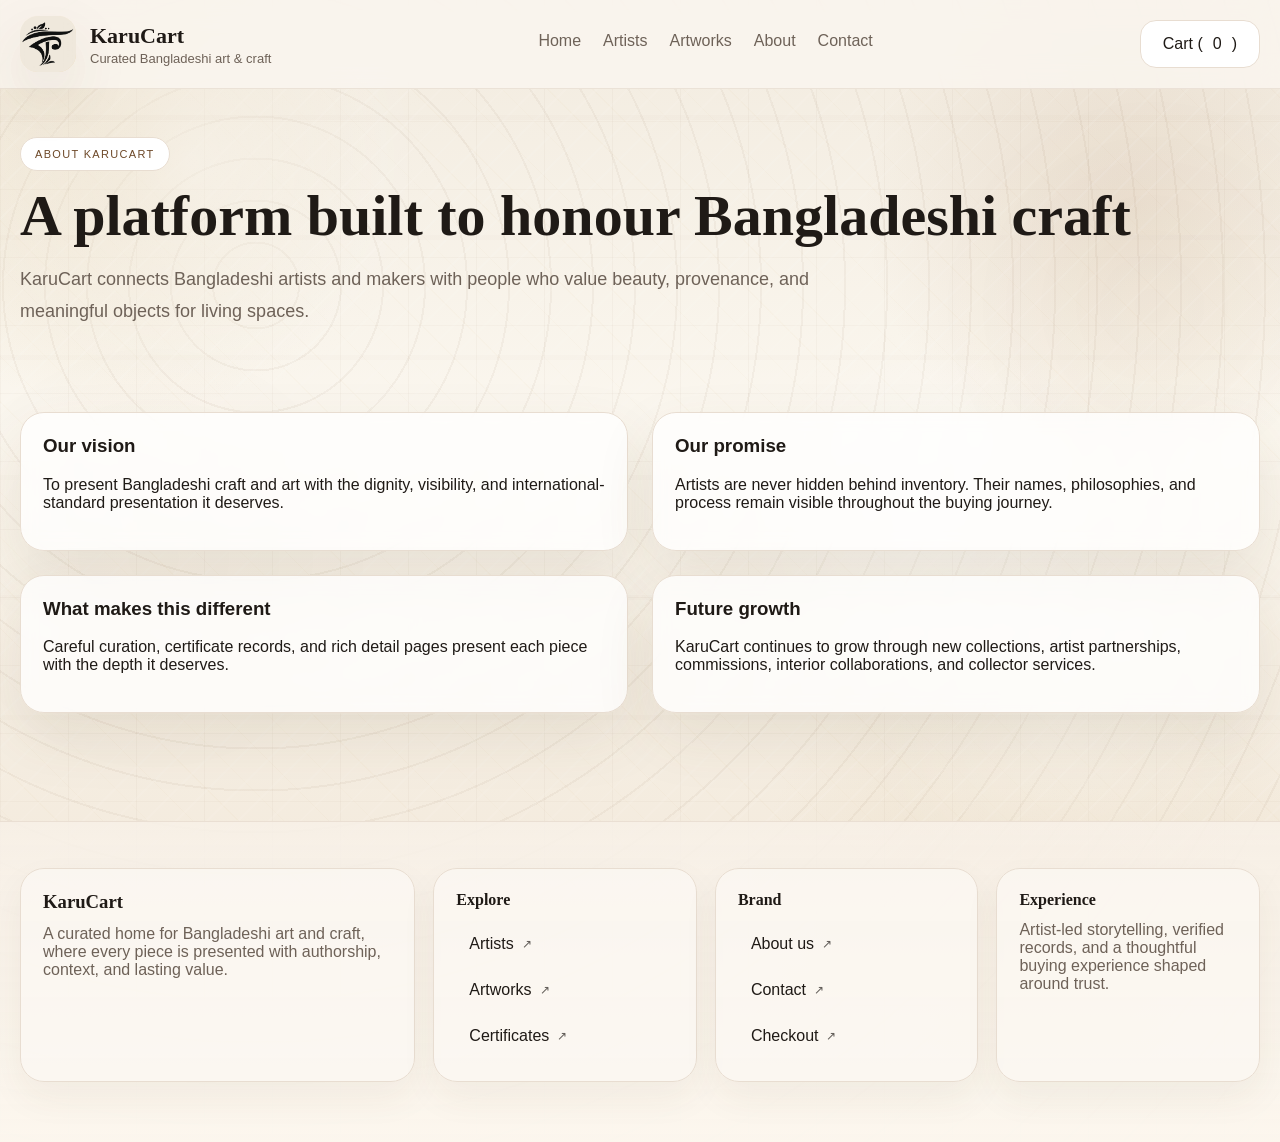
<file: about.html>
<!DOCTYPE html>
<html lang="en"><head><meta charset="UTF-8"><meta name="viewport" content="width=device-width, initial-scale=1.0"><title>KaruCart | About</title><link rel="stylesheet" href="style.css"></head>
<body data-page="about">
<header class="site-header">
  <div class="container header-row">
    <a class="brand" href="index.html">
      <div class="brand-logo-wrap"><img class="brand-logo" src="assets/logo/karucart-logo.png" alt="KaruCart logo" onerror="this.style.display='none';this.nextElementSibling.style.display='grid';"><div class="brand-mark brand-fallback" style="display:none">K</div></div>
      <div><h2>KaruCart</h2><p>Curated Bangladeshi art & craft</p></div>
    </a>
    <nav class="site-nav">
      <a href="index.html">Home</a>
      <a href="artists.html">Artists</a>
      <a href="artworks.html">Artworks</a>
      <a href="about.html">About</a>
      <a href="contact.html">Contact</a>
    </nav>
    <div class="header-actions">
      <button class="btn btn-ghost mobile-btn" id="mobileMenuBtn">Menu</button>
      <a class="btn btn-secondary" href="cart.html">Cart (<span data-cart-count>0</span>)</a>
    </div>
  </div>
  <div class="mobile-panel container" id="mobilePanel">
    <a href="index.html">Home</a>
    <a href="artists.html">Artists</a>
    <a href="artworks.html">Artworks</a>
    <a href="about.html">About</a>
    <a href="contact.html">Contact</a>
    <a href="cart.html">Cart</a>
  </div>
</header>
<main><section class="page-hero"><div class="container"><span class="eyebrow">About KaruCart</span><h1>A platform built to honour Bangladeshi craft</h1><p>KaruCart connects Bangladeshi artists and makers with people who value beauty, provenance, and meaningful objects for living spaces.</p></div></section><section class="section"><div class="container grid-2"><div class="detail-card card-body"><h3>Our vision</h3><p>To present Bangladeshi craft and art with the dignity, visibility, and international-standard presentation it deserves.</p></div><div class="detail-card card-body"><h3>Our promise</h3><p>Artists are never hidden behind inventory. Their names, philosophies, and process remain visible throughout the buying journey.</p></div><div class="detail-card card-body"><h3>What makes this different</h3><p>Careful curation, certificate records, and rich detail pages present each piece with the depth it deserves.</p></div><div class="detail-card card-body"><h3>Future growth</h3><p>KaruCart continues to grow through new collections, artist partnerships, commissions, interior collaborations, and collector services.</p></div></div></section></main>
<footer class="footer">
  <div class="container footer-grid">
    <div><h3>KaruCart</h3><p class="muted">A curated home for Bangladeshi art and craft, where every piece is presented with authorship, context, and lasting value.</p></div>
    <div><h4>Explore</h4><p><a href="artists.html">Artists</a><br><a href="artworks.html">Artworks</a><br><a href="certificate.html">Certificates</a></p></div>
    <div><h4>Brand</h4><p><a href="about.html">About us</a><br><a href="contact.html">Contact</a><br><a href="checkout.html">Checkout</a></p></div>
    <div><h4>Experience</h4><p class="muted">Artist-led storytelling, verified records, and a thoughtful buying experience shaped around trust.</p></div>
  </div>
</footer>
<script src="script.js"></script>
</body></html>
</file>
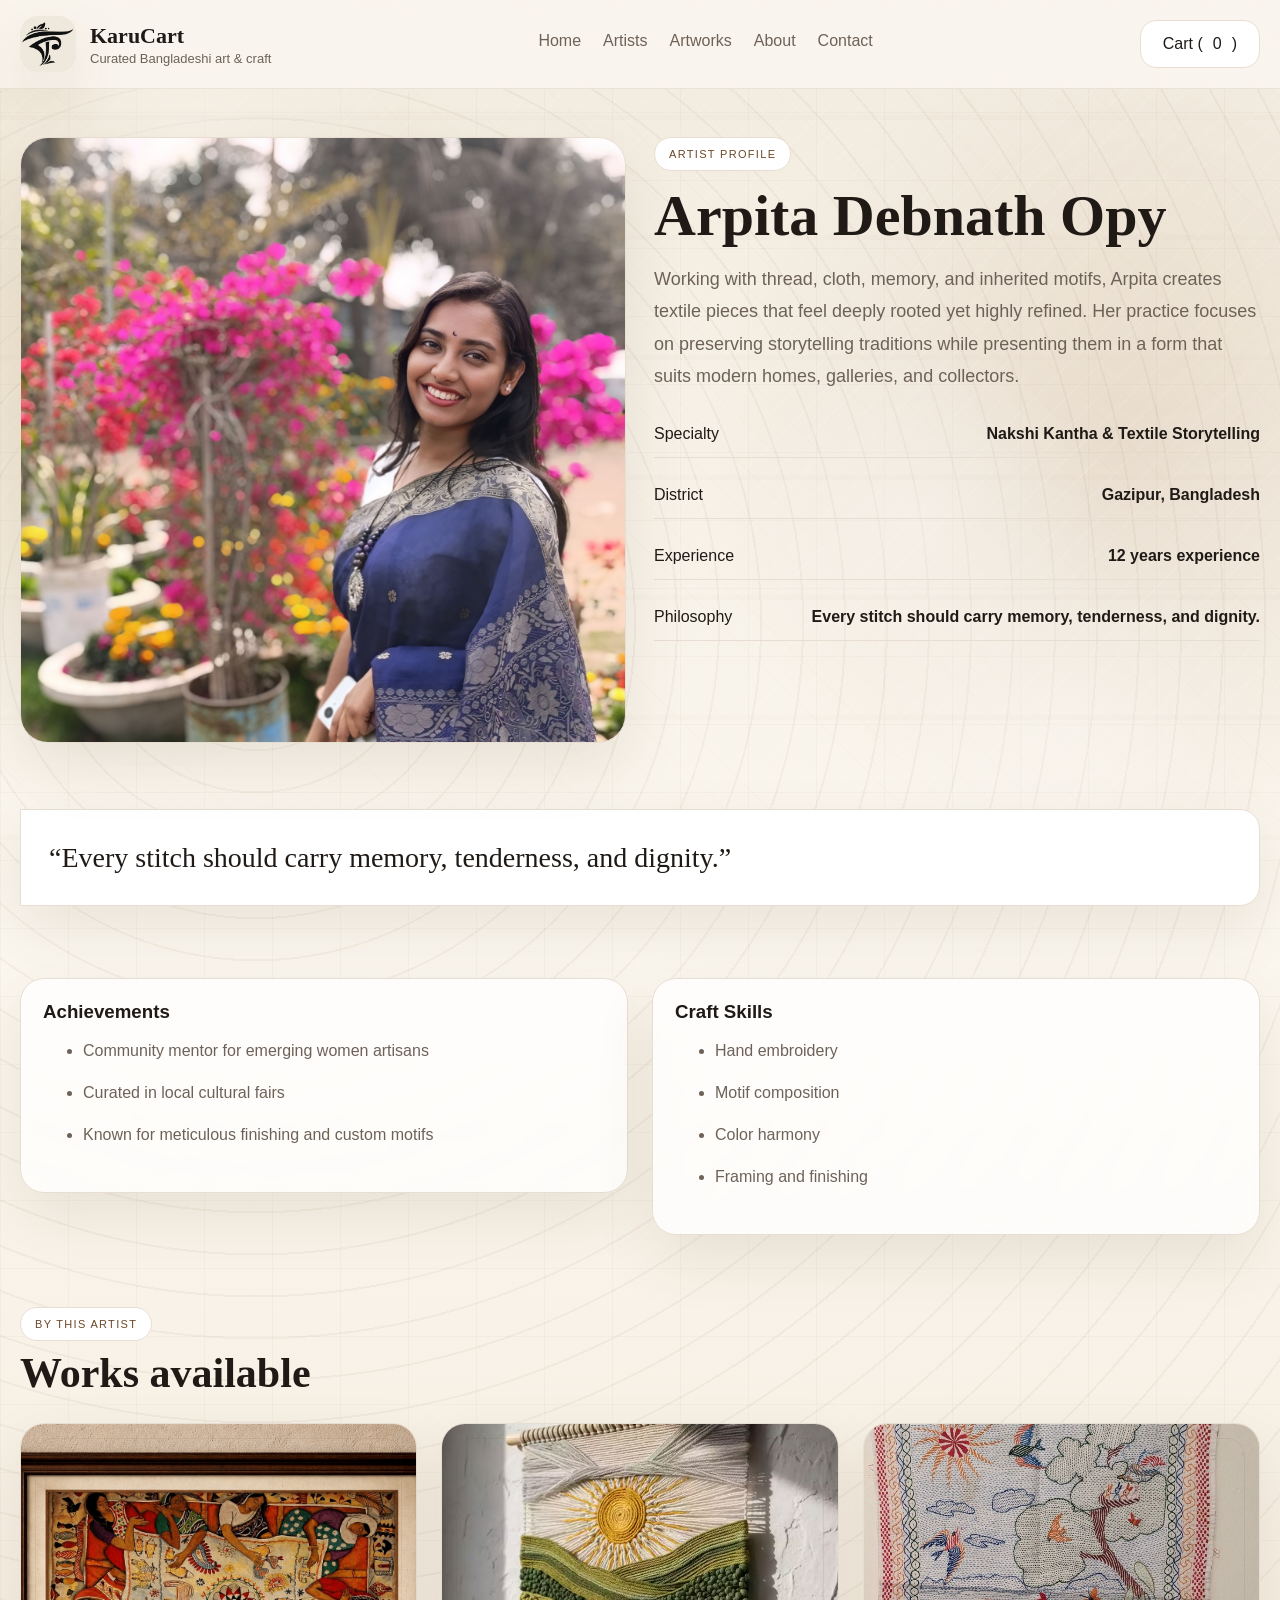
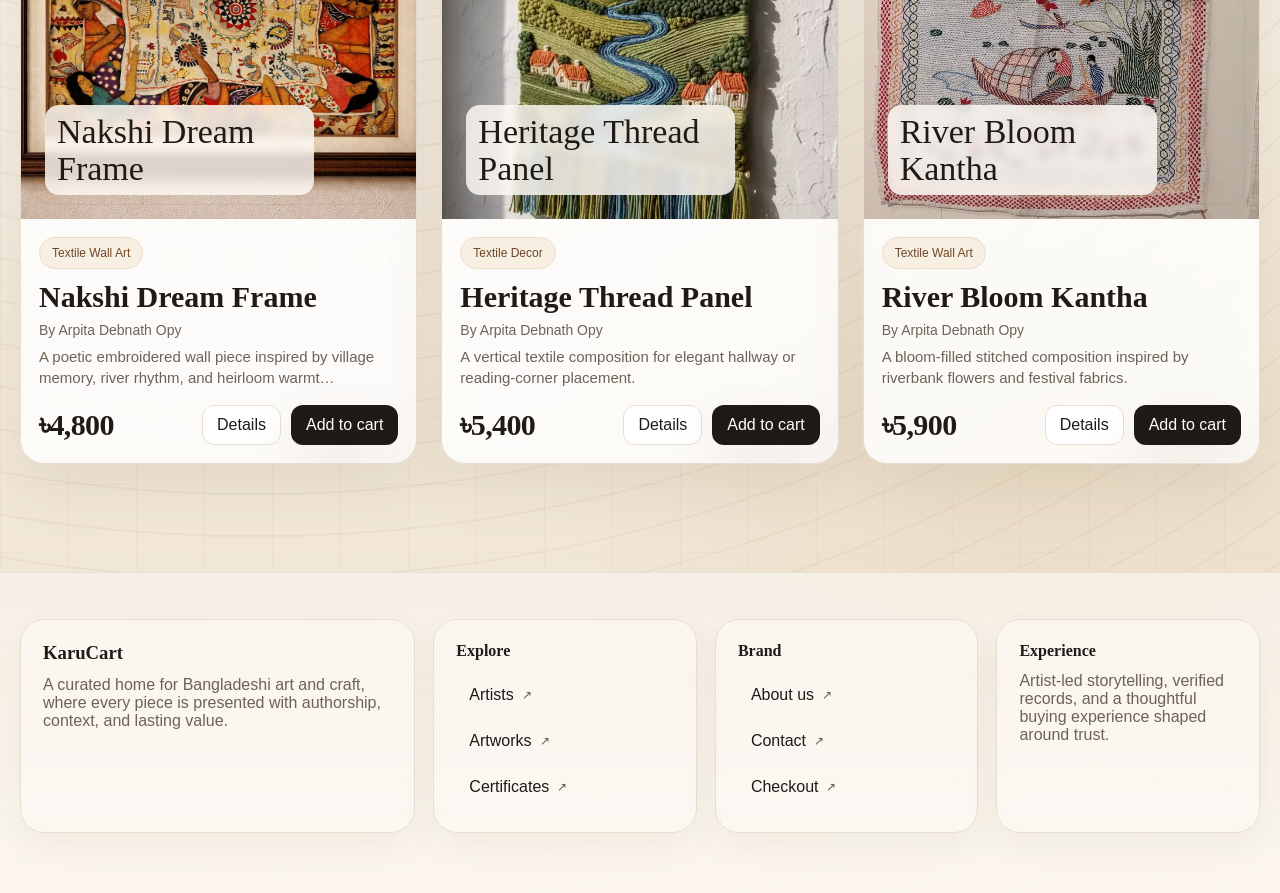
<file: artist.html>
<!DOCTYPE html>
<html lang="en"><head><meta charset="UTF-8"><meta name="viewport" content="width=device-width, initial-scale=1.0"><title>KaruCart | Artist Profile</title><link rel="stylesheet" href="style.css"></head>
<body data-page="artist">
<header class="site-header">
  <div class="container header-row">
    <a class="brand" href="index.html">
      <div class="brand-logo-wrap"><img class="brand-logo" src="assets/logo/karucart-logo.png" alt="KaruCart logo" onerror="this.style.display='none';this.nextElementSibling.style.display='grid';"><div class="brand-mark brand-fallback" style="display:none">K</div></div>
      <div><h2>KaruCart</h2><p>Curated Bangladeshi art & craft</p></div>
    </a>
    <nav class="site-nav">
      <a href="index.html">Home</a>
      <a href="artists.html">Artists</a>
      <a href="artworks.html">Artworks</a>
      <a href="about.html">About</a>
      <a href="contact.html">Contact</a>
    </nav>
    <div class="header-actions">
      <button class="btn btn-ghost mobile-btn" id="mobileMenuBtn">Menu</button>
      <a class="btn btn-secondary" href="cart.html">Cart (<span data-cart-count>0</span>)</a>
    </div>
  </div>
  <div class="mobile-panel container" id="mobilePanel">
    <a href="index.html">Home</a>
    <a href="artists.html">Artists</a>
    <a href="artworks.html">Artworks</a>
    <a href="about.html">About</a>
    <a href="contact.html">Contact</a>
    <a href="cart.html">Cart</a>
  </div>
</header>
<main><section class="page-hero"><div class="container"><div class="detail-hero" id="artistHero"></div></div></section><section class="section"><div class="container"><div id="artistStory"></div></div></section><section class="section-tight"><div class="container grid-2"><div id="artistAchievements"></div><div id="artistSkills"></div></div></section><section class="section"><div class="container"><div class="section-head"><div><span class="eyebrow">By this artist</span><h2>Works available</h2></div></div><div class="grid-3" id="artistWorks"></div></div></section></main>
<footer class="footer">
  <div class="container footer-grid">
    <div><h3>KaruCart</h3><p class="muted">A curated home for Bangladeshi art and craft, where every piece is presented with authorship, context, and lasting value.</p></div>
    <div><h4>Explore</h4><p><a href="artists.html">Artists</a><br><a href="artworks.html">Artworks</a><br><a href="certificate.html">Certificates</a></p></div>
    <div><h4>Brand</h4><p><a href="about.html">About us</a><br><a href="contact.html">Contact</a><br><a href="checkout.html">Checkout</a></p></div>
    <div><h4>Experience</h4><p class="muted">Artist-led storytelling, verified records, and a thoughtful buying experience shaped around trust.</p></div>
  </div>
</footer>
<script src="script.js"></script>
</body></html>
</file>
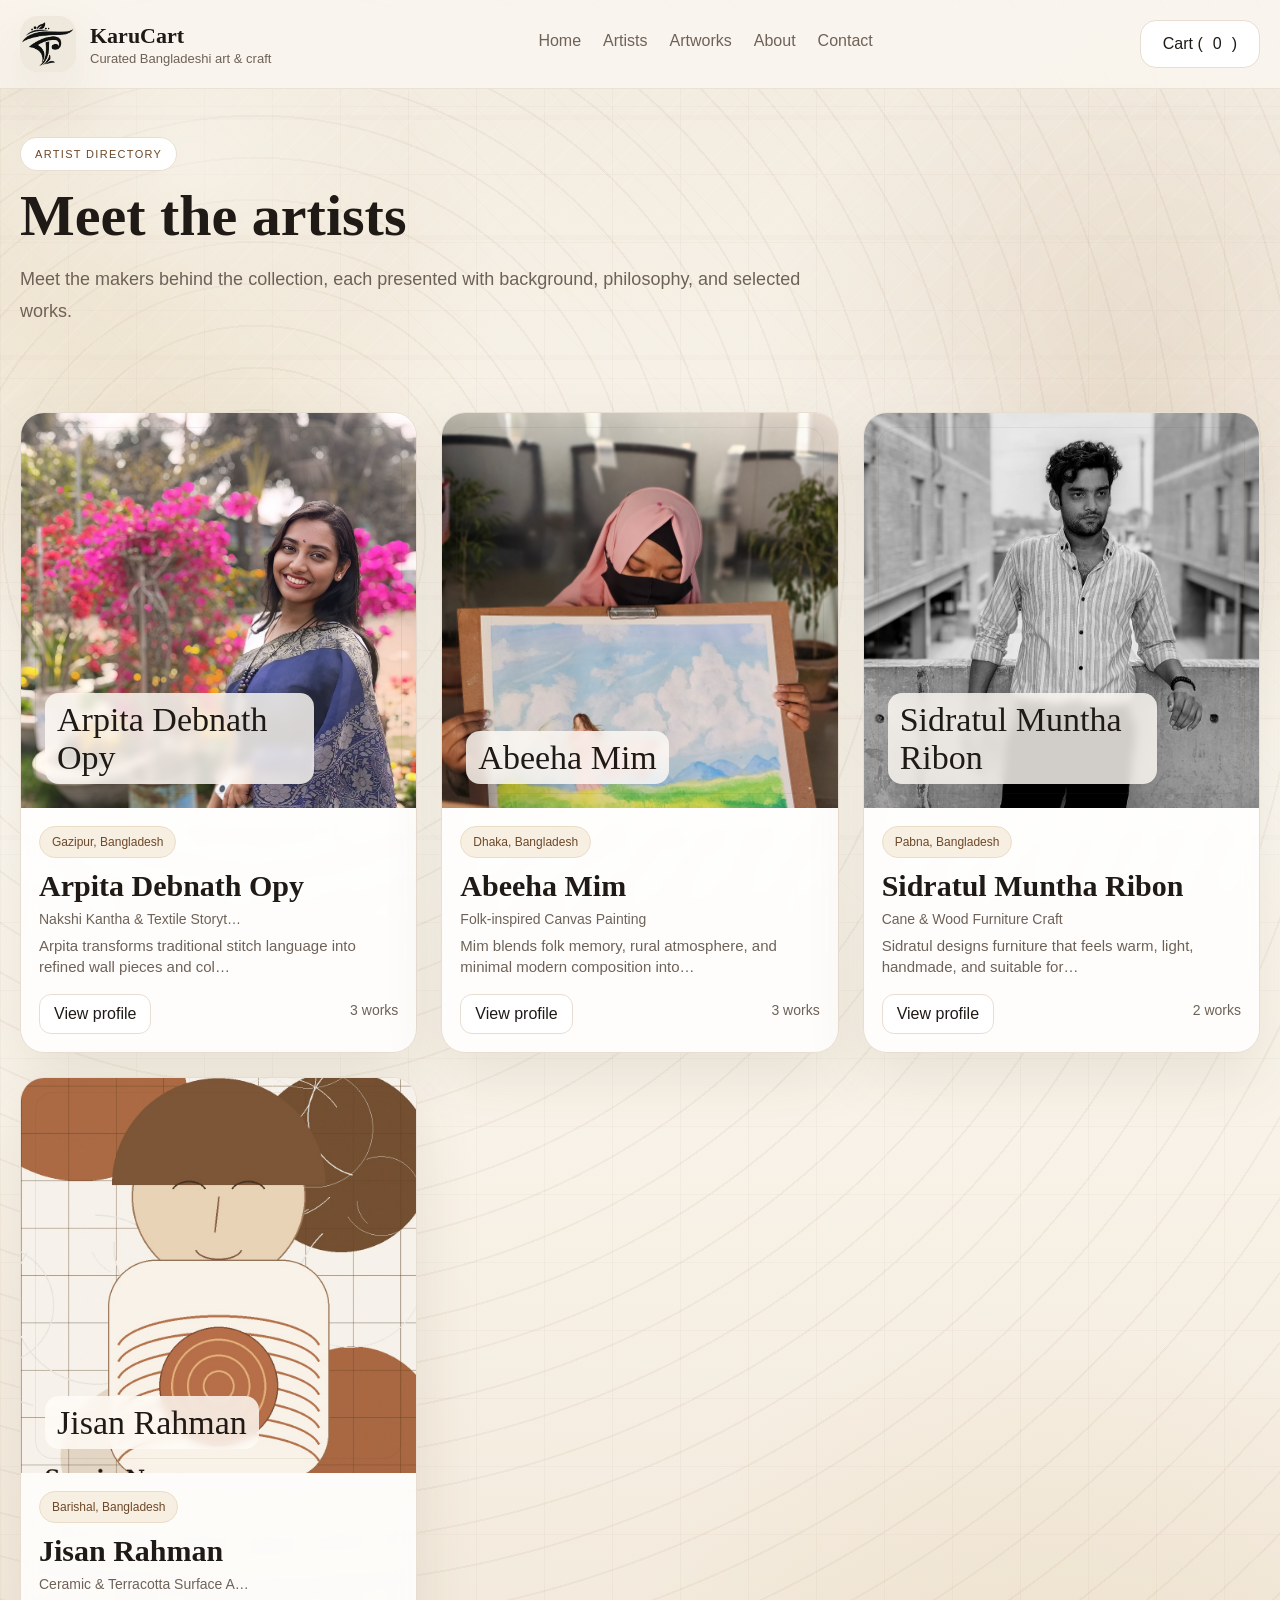
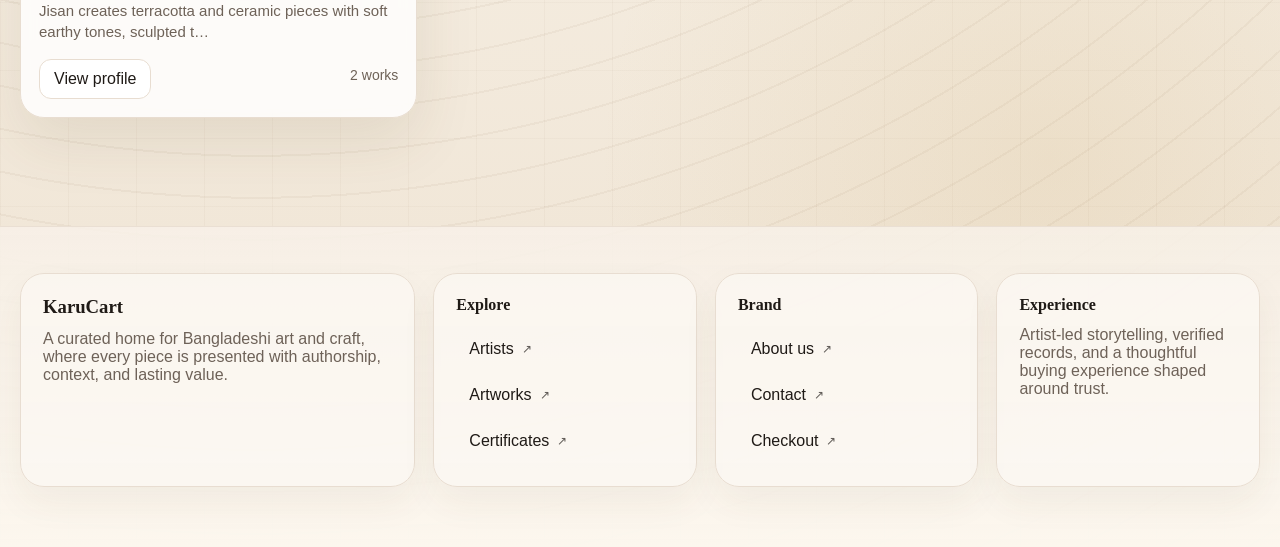
<file: artists.html>
<!DOCTYPE html>
<html lang="en"><head><meta charset="UTF-8"><meta name="viewport" content="width=device-width, initial-scale=1.0"><title>KaruCart | Artists</title><link rel="stylesheet" href="style.css"></head>
<body data-page="artists">
<header class="site-header">
  <div class="container header-row">
    <a class="brand" href="index.html">
      <div class="brand-logo-wrap"><img class="brand-logo" src="assets/logo/karucart-logo.png" alt="KaruCart logo" onerror="this.style.display='none';this.nextElementSibling.style.display='grid';"><div class="brand-mark brand-fallback" style="display:none">K</div></div>
      <div><h2>KaruCart</h2><p>Curated Bangladeshi art & craft</p></div>
    </a>
    <nav class="site-nav">
      <a href="index.html">Home</a>
      <a href="artists.html">Artists</a>
      <a href="artworks.html">Artworks</a>
      <a href="about.html">About</a>
      <a href="contact.html">Contact</a>
    </nav>
    <div class="header-actions">
      <button class="btn btn-ghost mobile-btn" id="mobileMenuBtn">Menu</button>
      <a class="btn btn-secondary" href="cart.html">Cart (<span data-cart-count>0</span>)</a>
    </div>
  </div>
  <div class="mobile-panel container" id="mobilePanel">
    <a href="index.html">Home</a>
    <a href="artists.html">Artists</a>
    <a href="artworks.html">Artworks</a>
    <a href="about.html">About</a>
    <a href="contact.html">Contact</a>
    <a href="cart.html">Cart</a>
  </div>
</header>
<main><section class="page-hero"><div class="container"><span class="eyebrow">Artist Directory</span><h1>Meet the artists</h1><p>Meet the makers behind the collection, each presented with background, philosophy, and selected works.</p></div></section><section class="section"><div class="container"><div class="grid-3" id="artistList"></div></div></section></main>
<footer class="footer">
  <div class="container footer-grid">
    <div><h3>KaruCart</h3><p class="muted">A curated home for Bangladeshi art and craft, where every piece is presented with authorship, context, and lasting value.</p></div>
    <div><h4>Explore</h4><p><a href="artists.html">Artists</a><br><a href="artworks.html">Artworks</a><br><a href="certificate.html">Certificates</a></p></div>
    <div><h4>Brand</h4><p><a href="about.html">About us</a><br><a href="contact.html">Contact</a><br><a href="checkout.html">Checkout</a></p></div>
    <div><h4>Experience</h4><p class="muted">Artist-led storytelling, verified records, and a thoughtful buying experience shaped around trust.</p></div>
  </div>
</footer>
<script src="script.js"></script>
</body></html>
</file>
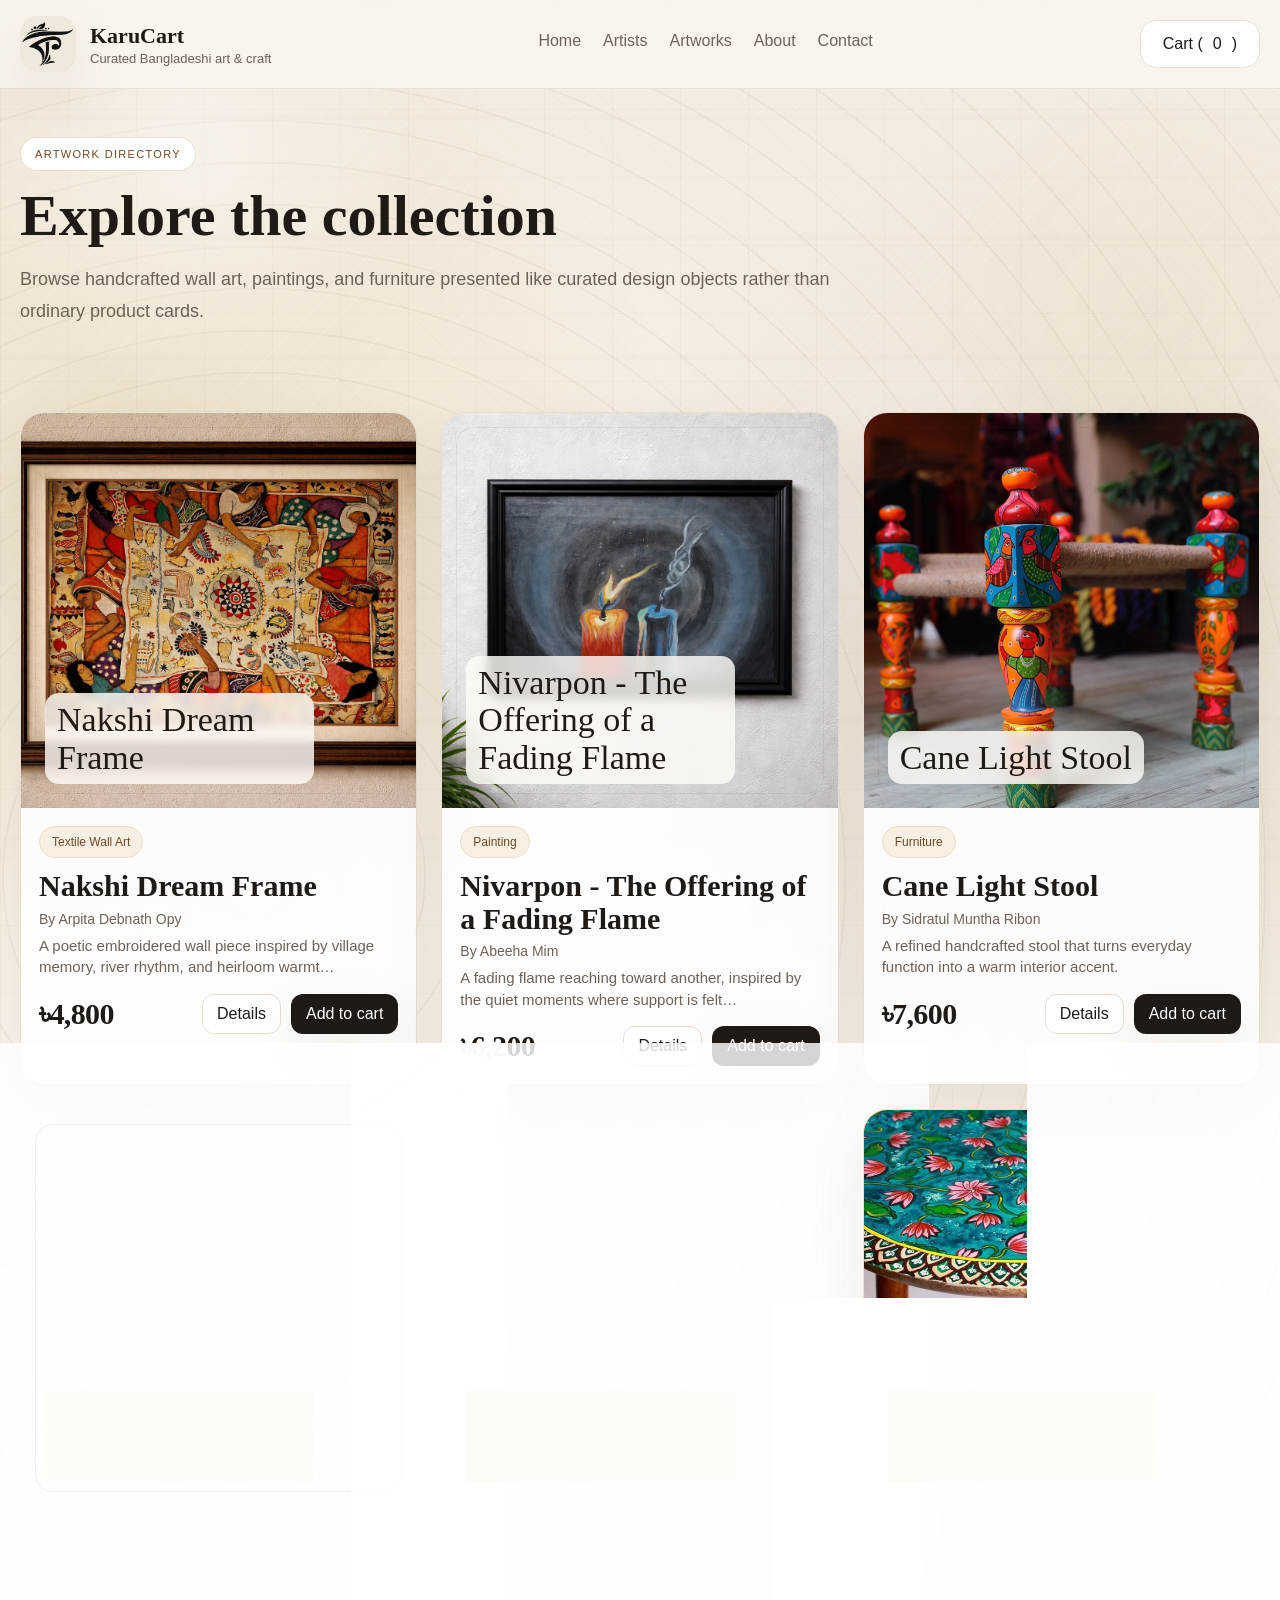
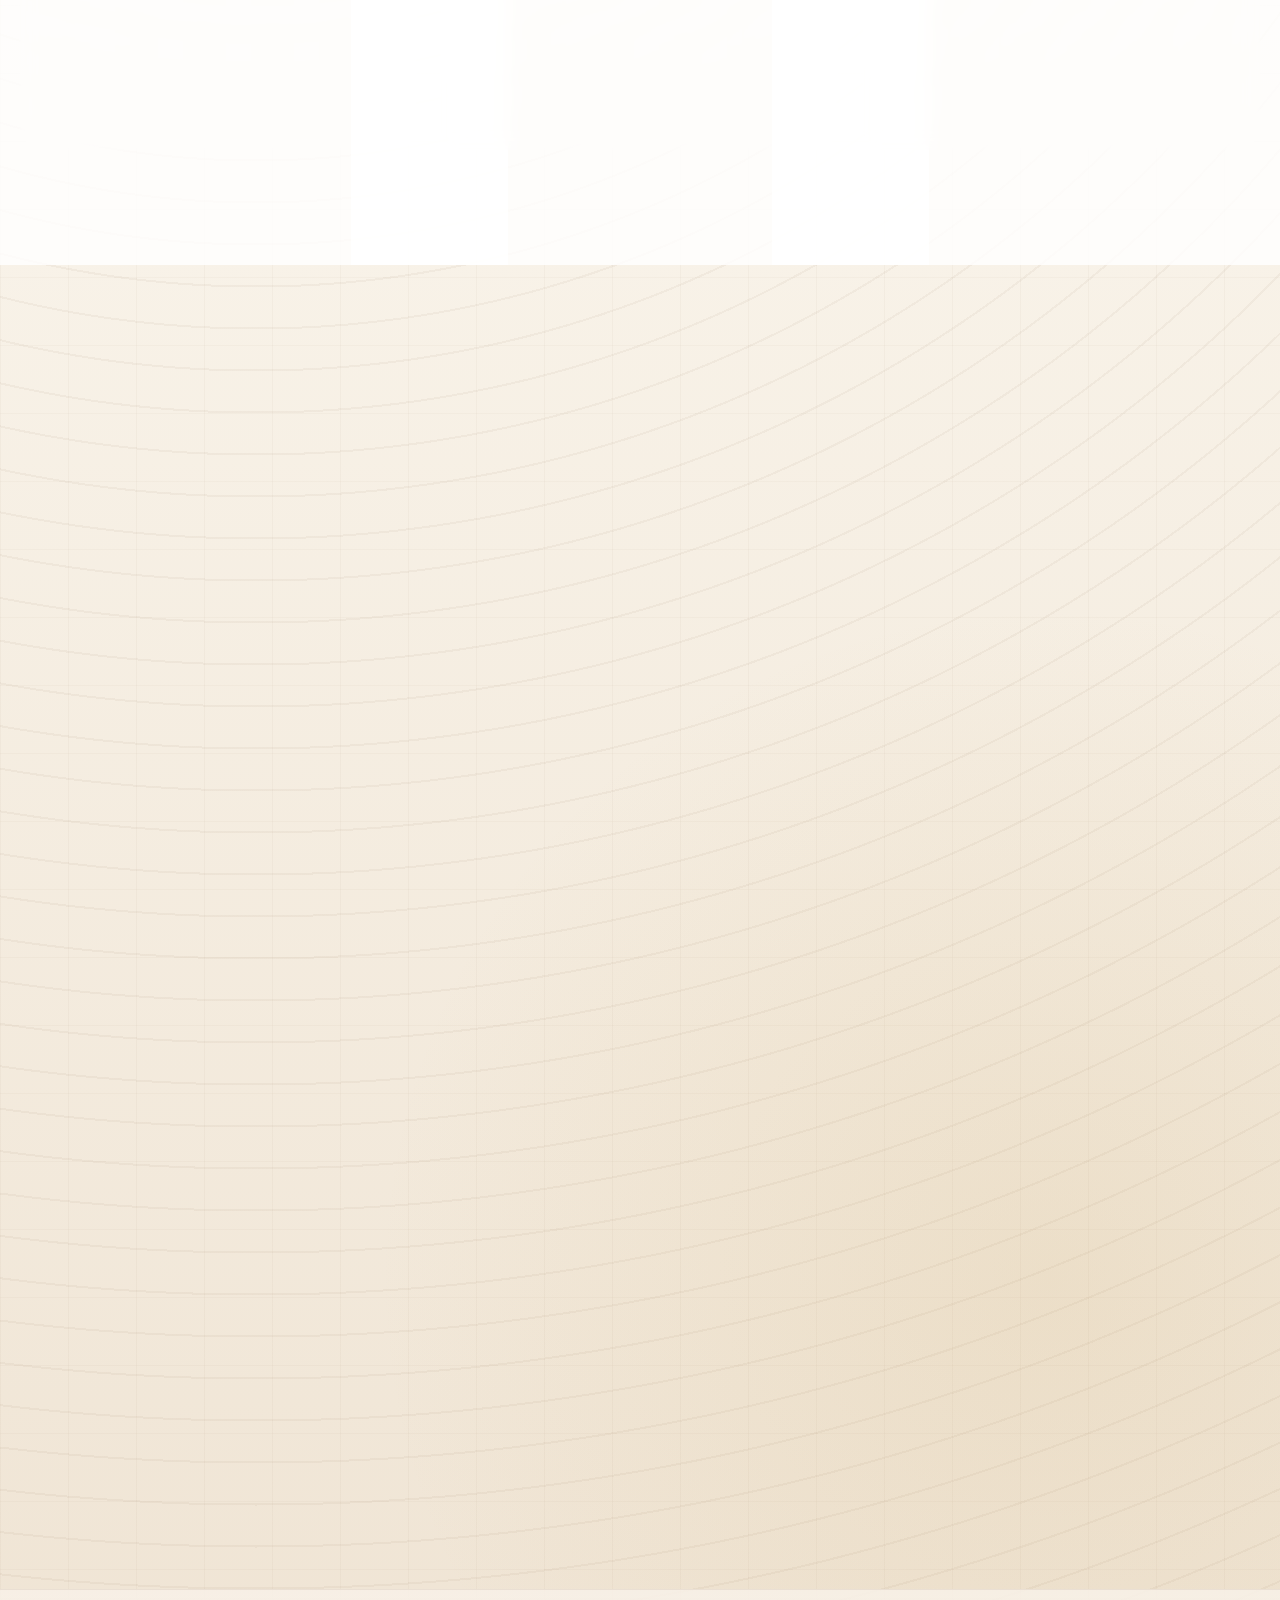
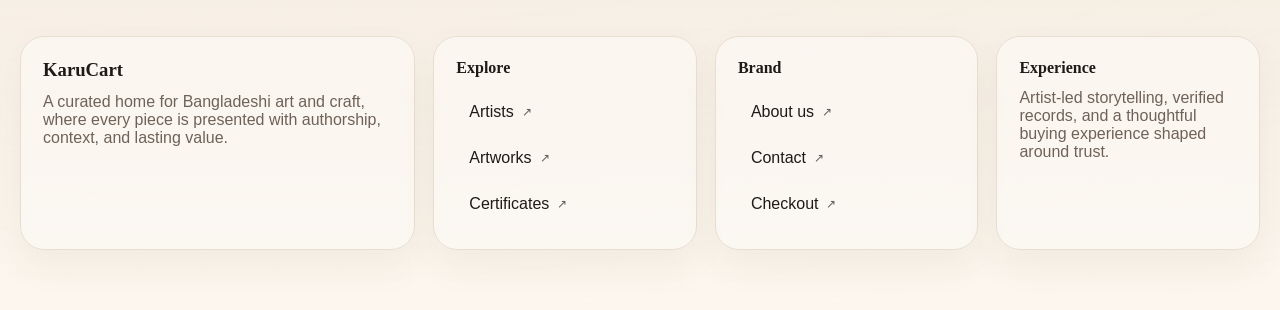
<file: artworks.html>
<!DOCTYPE html>
<html lang="en"><head><meta charset="UTF-8"><meta name="viewport" content="width=device-width, initial-scale=1.0"><title>KaruCart | Artworks</title><link rel="stylesheet" href="style.css"></head>
<body data-page="artworks">
<header class="site-header">
  <div class="container header-row">
    <a class="brand" href="index.html">
      <div class="brand-logo-wrap"><img class="brand-logo" src="assets/logo/karucart-logo.png" alt="KaruCart logo" onerror="this.style.display='none';this.nextElementSibling.style.display='grid';"><div class="brand-mark brand-fallback" style="display:none">K</div></div>
      <div><h2>KaruCart</h2><p>Curated Bangladeshi art & craft</p></div>
    </a>
    <nav class="site-nav">
      <a href="index.html">Home</a>
      <a href="artists.html">Artists</a>
      <a href="artworks.html">Artworks</a>
      <a href="about.html">About</a>
      <a href="contact.html">Contact</a>
    </nav>
    <div class="header-actions">
      <button class="btn btn-ghost mobile-btn" id="mobileMenuBtn">Menu</button>
      <a class="btn btn-secondary" href="cart.html">Cart (<span data-cart-count>0</span>)</a>
    </div>
  </div>
  <div class="mobile-panel container" id="mobilePanel">
    <a href="index.html">Home</a>
    <a href="artists.html">Artists</a>
    <a href="artworks.html">Artworks</a>
    <a href="about.html">About</a>
    <a href="contact.html">Contact</a>
    <a href="cart.html">Cart</a>
  </div>
</header>
<main><section class="page-hero"><div class="container"><span class="eyebrow">Artwork Directory</span><h1>Explore the collection</h1><p>Browse handcrafted wall art, paintings, and furniture presented like curated design objects rather than ordinary product cards.</p></div></section><section class="section"><div class="container"><div class="grid-3" id="artworkList"></div></div></section></main>
<footer class="footer">
  <div class="container footer-grid">
    <div><h3>KaruCart</h3><p class="muted">A curated home for Bangladeshi art and craft, where every piece is presented with authorship, context, and lasting value.</p></div>
    <div><h4>Explore</h4><p><a href="artists.html">Artists</a><br><a href="artworks.html">Artworks</a><br><a href="certificate.html">Certificates</a></p></div>
    <div><h4>Brand</h4><p><a href="about.html">About us</a><br><a href="contact.html">Contact</a><br><a href="checkout.html">Checkout</a></p></div>
    <div><h4>Experience</h4><p class="muted">Artist-led storytelling, verified records, and a thoughtful buying experience shaped around trust.</p></div>
  </div>
</footer>
<script src="script.js"></script>
</body></html>
</file>
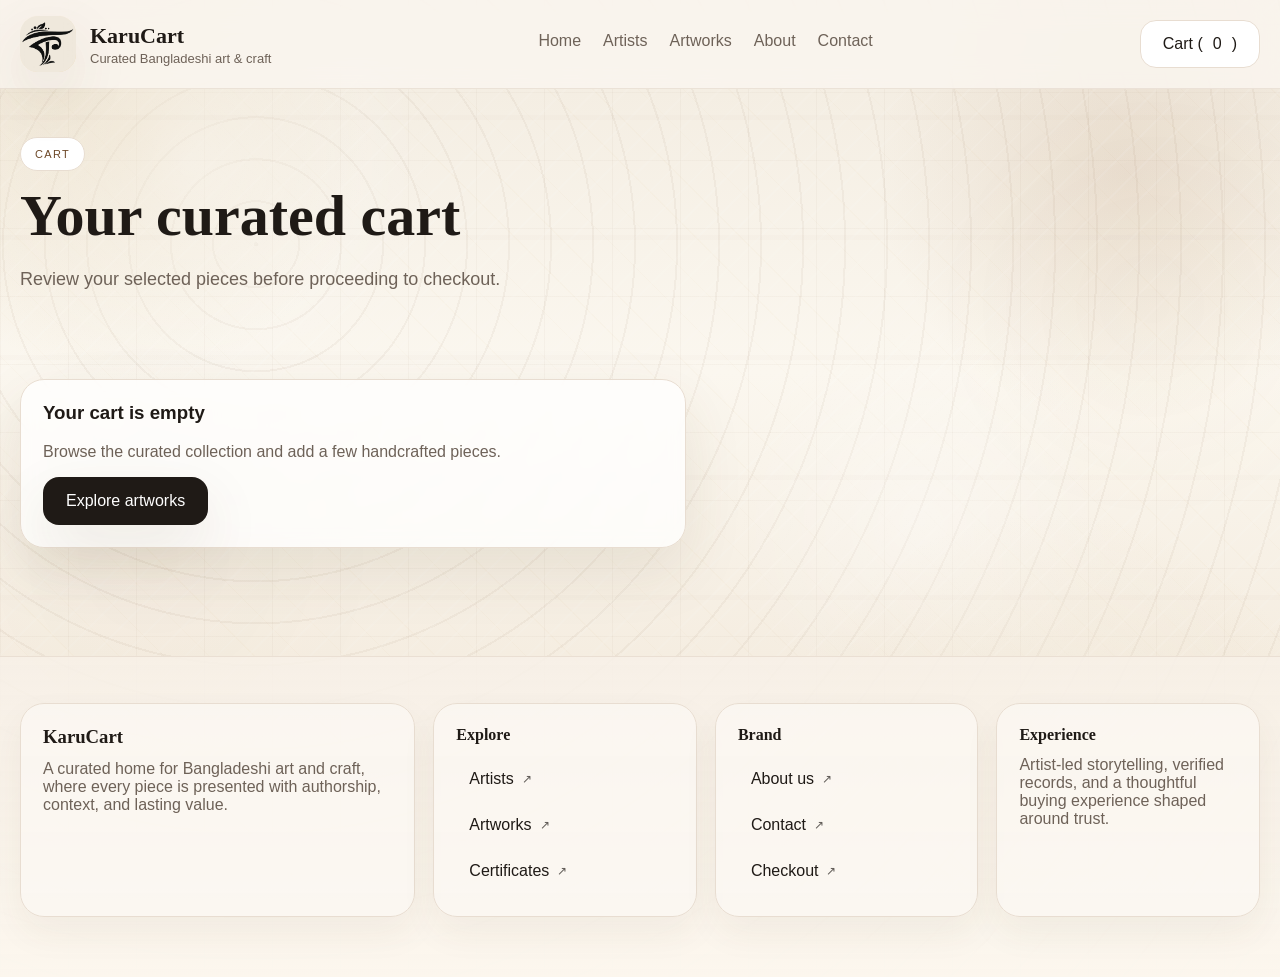
<file: cart.html>
<!DOCTYPE html>
<html lang="en"><head><meta charset="UTF-8"><meta name="viewport" content="width=device-width, initial-scale=1.0"><title>KaruCart | Cart</title><link rel="stylesheet" href="style.css"></head>
<body data-page="cart">
<header class="site-header">
  <div class="container header-row">
    <a class="brand" href="index.html">
      <div class="brand-logo-wrap"><img class="brand-logo" src="assets/logo/karucart-logo.png" alt="KaruCart logo" onerror="this.style.display='none';this.nextElementSibling.style.display='grid';"><div class="brand-mark brand-fallback" style="display:none">K</div></div>
      <div><h2>KaruCart</h2><p>Curated Bangladeshi art & craft</p></div>
    </a>
    <nav class="site-nav">
      <a href="index.html">Home</a>
      <a href="artists.html">Artists</a>
      <a href="artworks.html">Artworks</a>
      <a href="about.html">About</a>
      <a href="contact.html">Contact</a>
    </nav>
    <div class="header-actions">
      <button class="btn btn-ghost mobile-btn" id="mobileMenuBtn">Menu</button>
      <a class="btn btn-secondary" href="cart.html">Cart (<span data-cart-count>0</span>)</a>
    </div>
  </div>
  <div class="mobile-panel container" id="mobilePanel">
    <a href="index.html">Home</a>
    <a href="artists.html">Artists</a>
    <a href="artworks.html">Artworks</a>
    <a href="about.html">About</a>
    <a href="contact.html">Contact</a>
    <a href="cart.html">Cart</a>
  </div>
</header>
<main><section class="page-hero"><div class="container"><span class="eyebrow">Cart</span><h1>Your curated cart</h1><p>Review your selected pieces before proceeding to checkout.</p></div></section><section class="section"><div class="container cart-layout"><div id="cartItemsPage"></div><div id="cartSummary"></div></div></section></main>
<footer class="footer">
  <div class="container footer-grid">
    <div><h3>KaruCart</h3><p class="muted">A curated home for Bangladeshi art and craft, where every piece is presented with authorship, context, and lasting value.</p></div>
    <div><h4>Explore</h4><p><a href="artists.html">Artists</a><br><a href="artworks.html">Artworks</a><br><a href="certificate.html">Certificates</a></p></div>
    <div><h4>Brand</h4><p><a href="about.html">About us</a><br><a href="contact.html">Contact</a><br><a href="checkout.html">Checkout</a></p></div>
    <div><h4>Experience</h4><p class="muted">Artist-led storytelling, verified records, and a thoughtful buying experience shaped around trust.</p></div>
  </div>
</footer>
<script src="script.js"></script>
</body></html>
</file>
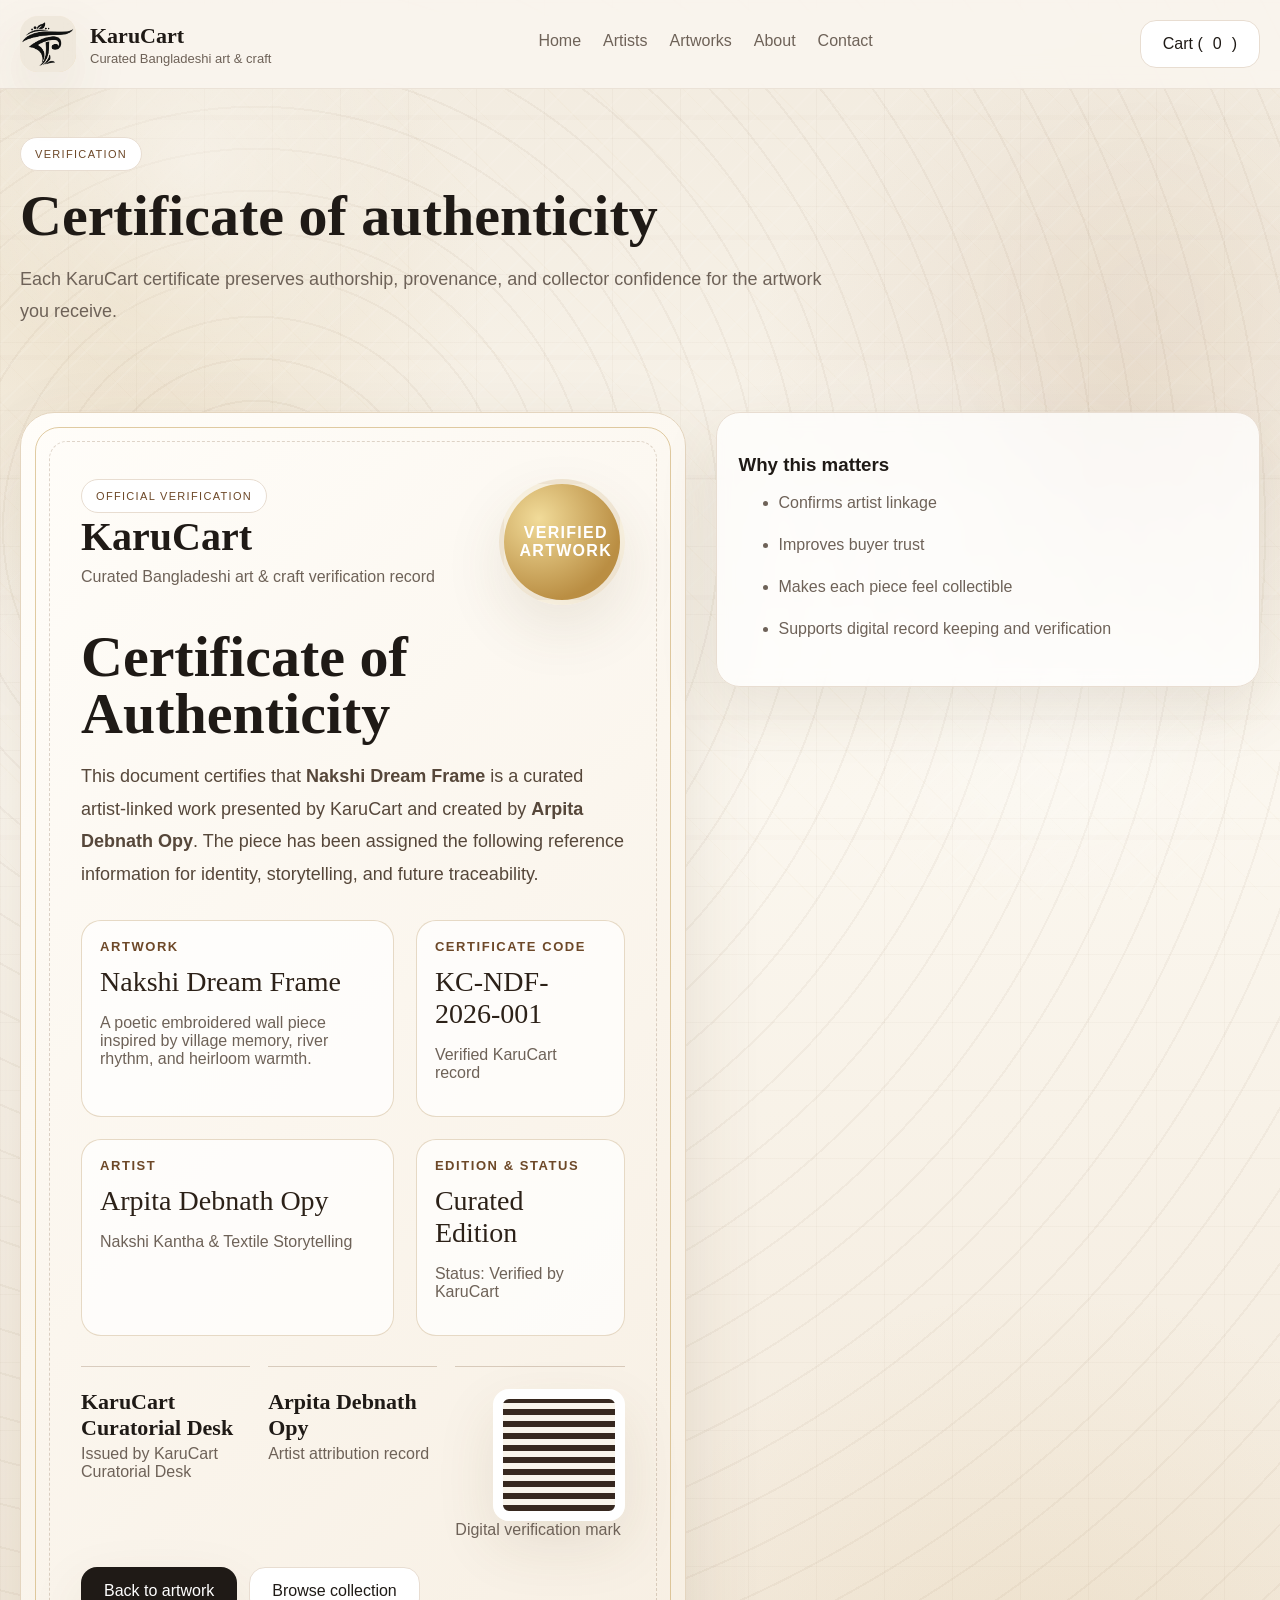
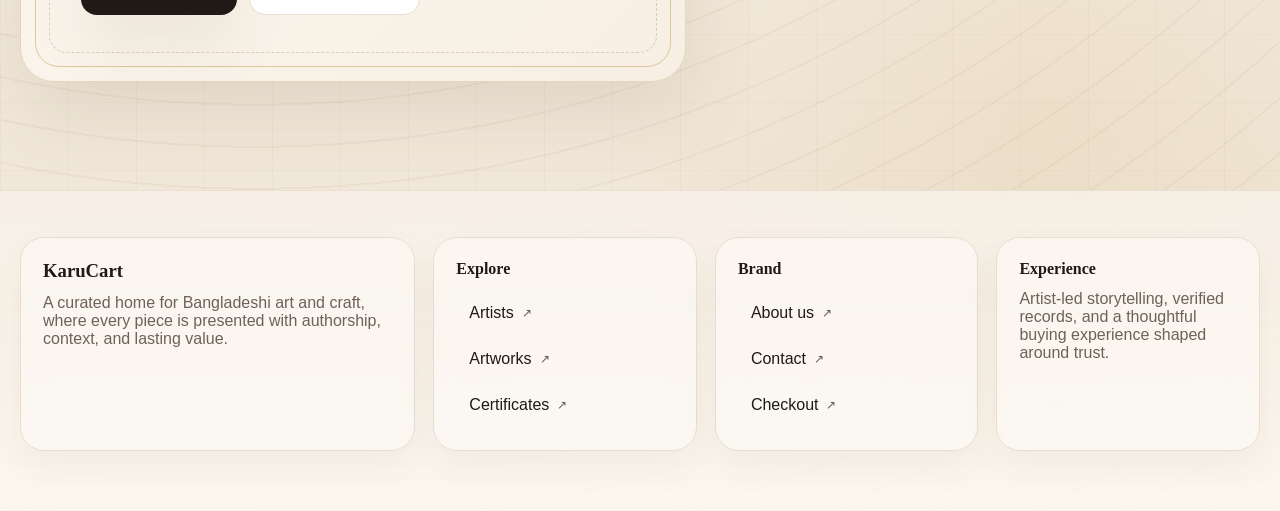
<file: certificate.html>
<!DOCTYPE html>
<html lang="en"><head><meta charset="UTF-8"><meta name="viewport" content="width=device-width, initial-scale=1.0"><title>KaruCart | Certificate</title><link rel="stylesheet" href="style.css"></head>
<body data-page="certificate">
<header class="site-header">
  <div class="container header-row">
    <a class="brand" href="index.html">
      <div class="brand-logo-wrap"><img class="brand-logo" src="assets/logo/karucart-logo.png" alt="KaruCart logo" onerror="this.style.display='none';this.nextElementSibling.style.display='grid';"><div class="brand-mark brand-fallback" style="display:none">K</div></div>
      <div><h2>KaruCart</h2><p>Curated Bangladeshi art & craft</p></div>
    </a>
    <nav class="site-nav">
      <a href="index.html">Home</a>
      <a href="artists.html">Artists</a>
      <a href="artworks.html">Artworks</a>
      <a href="about.html">About</a>
      <a href="contact.html">Contact</a>
    </nav>
    <div class="header-actions">
      <button class="btn btn-ghost mobile-btn" id="mobileMenuBtn">Menu</button>
      <a class="btn btn-secondary" href="cart.html">Cart (<span data-cart-count>0</span>)</a>
    </div>
  </div>
  <div class="mobile-panel container" id="mobilePanel">
    <a href="index.html">Home</a>
    <a href="artists.html">Artists</a>
    <a href="artworks.html">Artworks</a>
    <a href="about.html">About</a>
    <a href="contact.html">Contact</a>
    <a href="cart.html">Cart</a>
  </div>
</header>
<main><section class="page-hero"><div class="container"><span class="eyebrow">Verification</span><h1>Certificate of authenticity</h1><p>Each KaruCart certificate preserves authorship, provenance, and collector confidence for the artwork you receive.</p></div></section><section class="section"><div class="container certificate-layout"><div id="certificatePanel"></div><div class="checkout-box card-body"><h3>Why this matters</h3><ul class="bullet-list"><li>Confirms artist linkage</li><li>Improves buyer trust</li><li>Makes each piece feel collectible</li><li>Supports digital record keeping and verification</li></ul></div></div></section></main>
<footer class="footer">
  <div class="container footer-grid">
    <div><h3>KaruCart</h3><p class="muted">A curated home for Bangladeshi art and craft, where every piece is presented with authorship, context, and lasting value.</p></div>
    <div><h4>Explore</h4><p><a href="artists.html">Artists</a><br><a href="artworks.html">Artworks</a><br><a href="certificate.html">Certificates</a></p></div>
    <div><h4>Brand</h4><p><a href="about.html">About us</a><br><a href="contact.html">Contact</a><br><a href="checkout.html">Checkout</a></p></div>
    <div><h4>Experience</h4><p class="muted">Artist-led storytelling, verified records, and a thoughtful buying experience shaped around trust.</p></div>
  </div>
</footer>
<script src="script.js"></script>
</body></html>
</file>
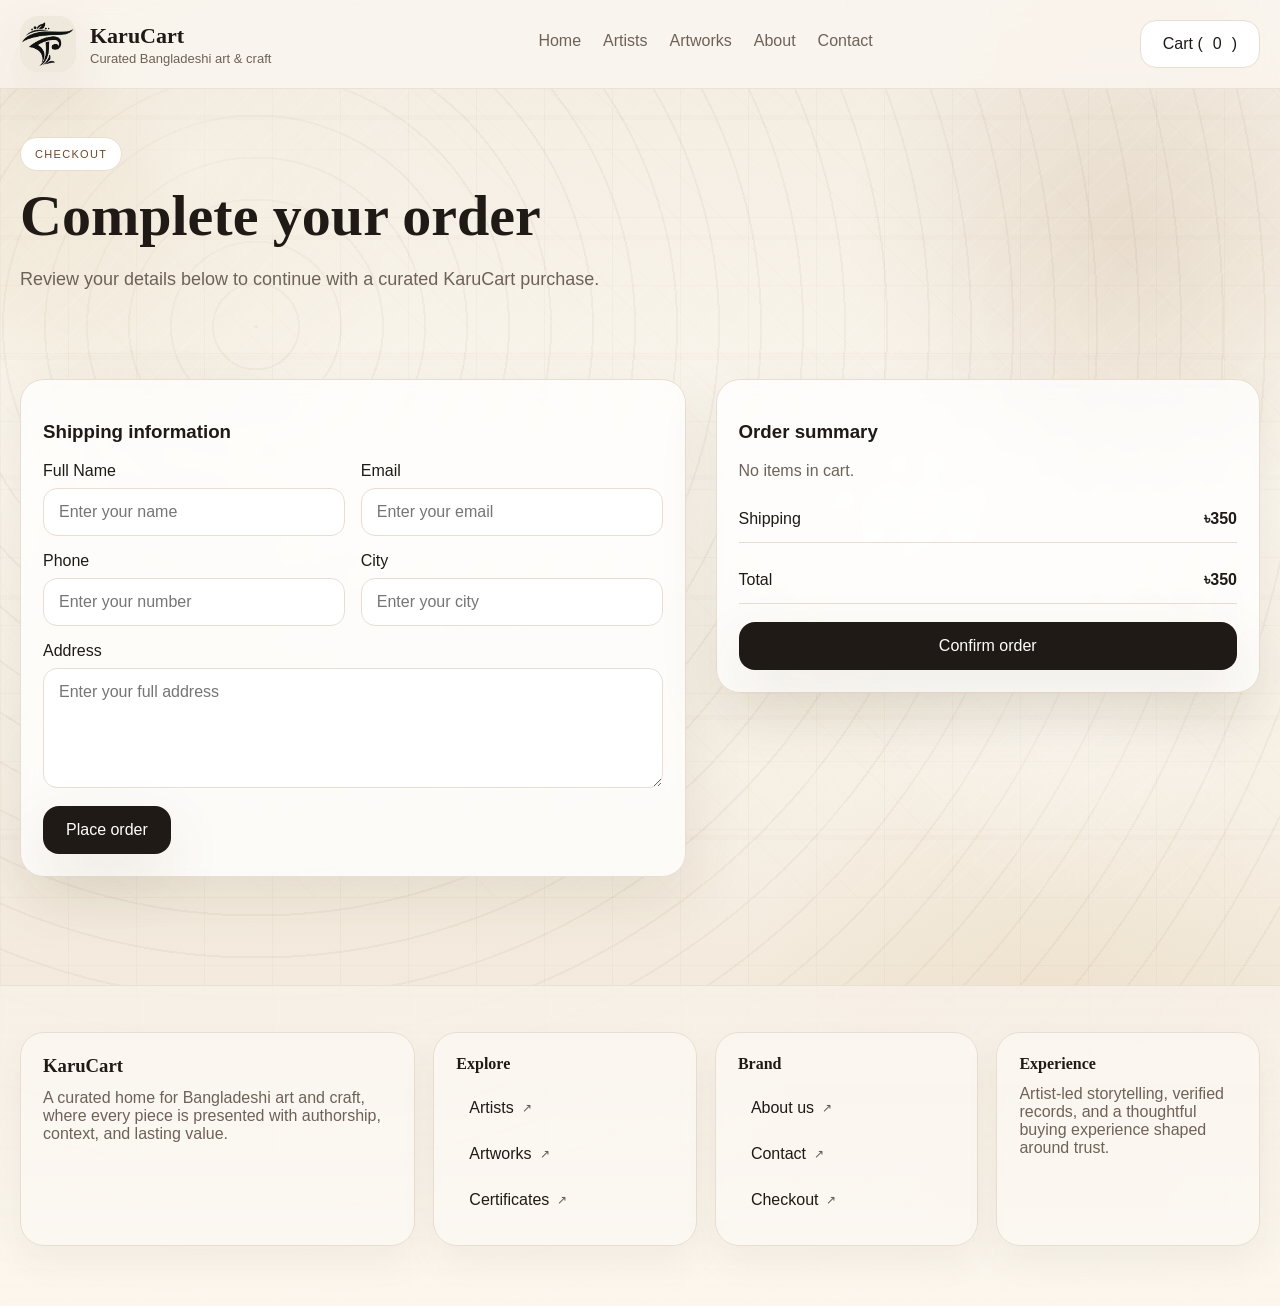
<file: checkout.html>
<!DOCTYPE html>
<html lang="en"><head><meta charset="UTF-8"><meta name="viewport" content="width=device-width, initial-scale=1.0"><title>KaruCart | Checkout</title><link rel="stylesheet" href="style.css"></head>
<body data-page="checkout">
<header class="site-header">
  <div class="container header-row">
    <a class="brand" href="index.html">
      <div class="brand-logo-wrap"><img class="brand-logo" src="assets/logo/karucart-logo.png" alt="KaruCart logo" onerror="this.style.display='none';this.nextElementSibling.style.display='grid';"><div class="brand-mark brand-fallback" style="display:none">K</div></div>
      <div><h2>KaruCart</h2><p>Curated Bangladeshi art & craft</p></div>
    </a>
    <nav class="site-nav">
      <a href="index.html">Home</a>
      <a href="artists.html">Artists</a>
      <a href="artworks.html">Artworks</a>
      <a href="about.html">About</a>
      <a href="contact.html">Contact</a>
    </nav>
    <div class="header-actions">
      <button class="btn btn-ghost mobile-btn" id="mobileMenuBtn">Menu</button>
      <a class="btn btn-secondary" href="cart.html">Cart (<span data-cart-count>0</span>)</a>
    </div>
  </div>
  <div class="mobile-panel container" id="mobilePanel">
    <a href="index.html">Home</a>
    <a href="artists.html">Artists</a>
    <a href="artworks.html">Artworks</a>
    <a href="about.html">About</a>
    <a href="contact.html">Contact</a>
    <a href="cart.html">Cart</a>
  </div>
</header>
<main><section class="page-hero"><div class="container"><span class="eyebrow">Checkout</span><h1>Complete your order</h1><p>Review your details below to continue with a curated KaruCart purchase.</p></div></section><section class="section"><div class="container checkout-layout"><div class="checkout-box card-body"><h3>Shipping information</h3><div class="form-grid"><label class="field"><span>Full Name</span><input placeholder="Enter your name"></label><label class="field"><span>Email</span><input placeholder="Enter your email"></label><label class="field"><span>Phone</span><input placeholder="Enter your number"></label><label class="field"><span>City</span><input placeholder="Enter your city"></label><label class="field" style="grid-column:1/-1"><span>Address</span><textarea placeholder="Enter your full address"></textarea></label></div><div style="margin-top:18px"><a class="btn" href="confirmation.html">Place order</a></div></div><div id="checkoutSummary"></div></div></section></main>
<footer class="footer">
  <div class="container footer-grid">
    <div><h3>KaruCart</h3><p class="muted">A curated home for Bangladeshi art and craft, where every piece is presented with authorship, context, and lasting value.</p></div>
    <div><h4>Explore</h4><p><a href="artists.html">Artists</a><br><a href="artworks.html">Artworks</a><br><a href="certificate.html">Certificates</a></p></div>
    <div><h4>Brand</h4><p><a href="about.html">About us</a><br><a href="contact.html">Contact</a><br><a href="checkout.html">Checkout</a></p></div>
    <div><h4>Experience</h4><p class="muted">Artist-led storytelling, verified records, and a thoughtful buying experience shaped around trust.</p></div>
  </div>
</footer>
<script src="script.js"></script>
</body></html>
</file>
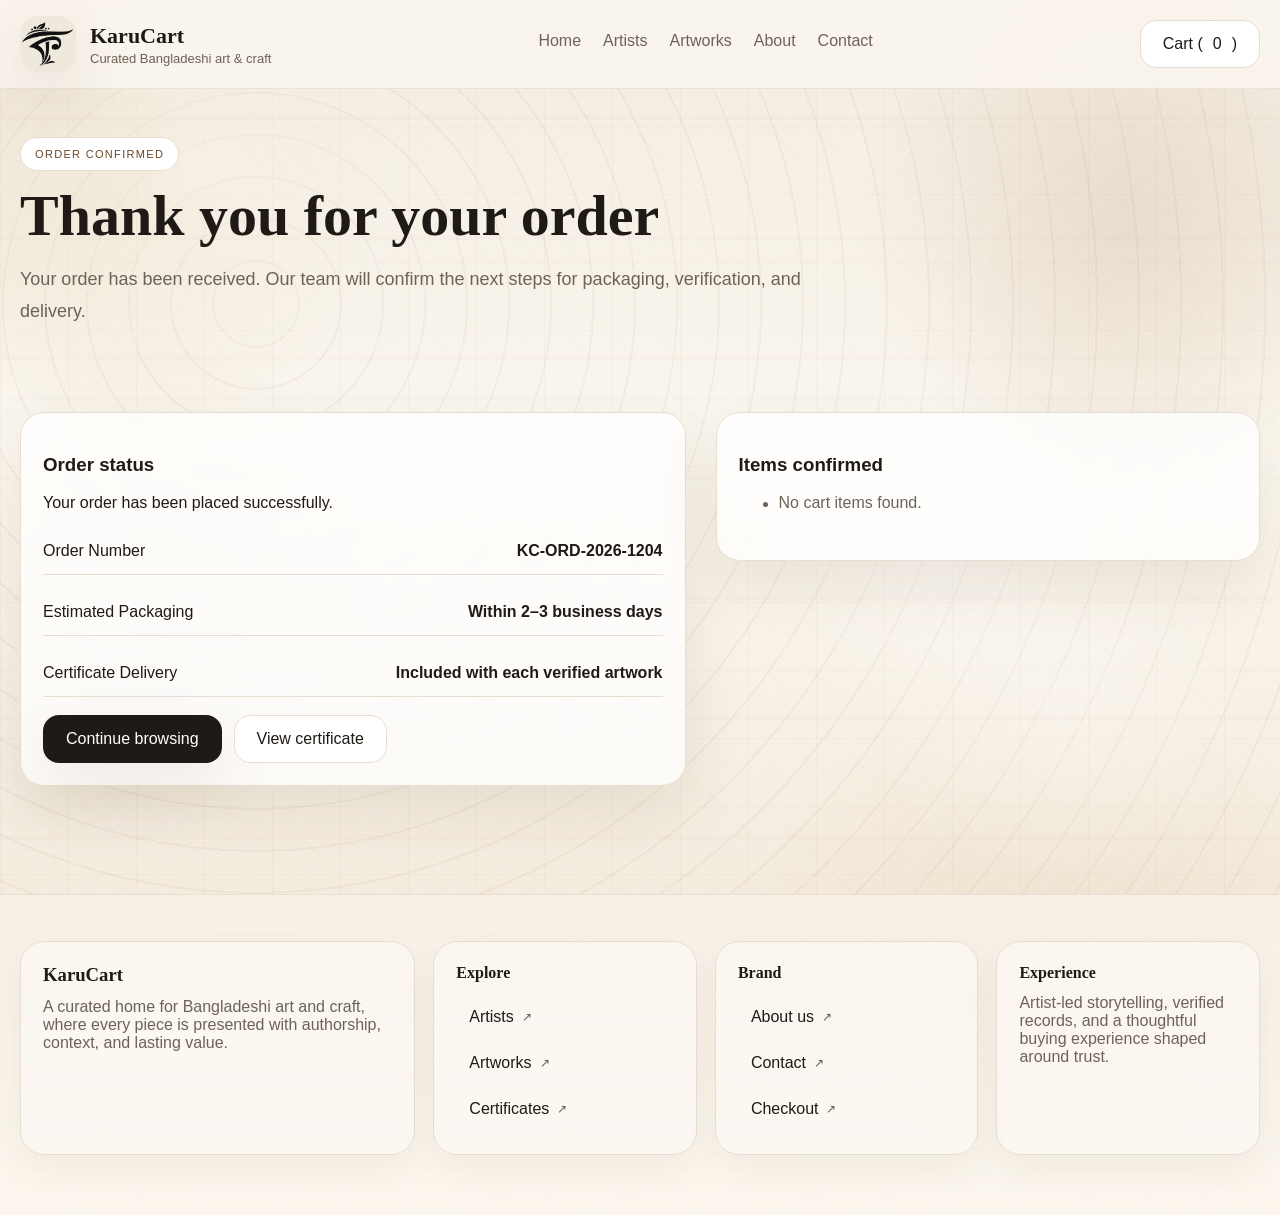
<file: confirmation.html>
<!DOCTYPE html>
<html lang="en"><head><meta charset="UTF-8"><meta name="viewport" content="width=device-width, initial-scale=1.0"><title>KaruCart | Order Confirmed</title><link rel="stylesheet" href="style.css"></head>
<body data-page="confirmation">
<header class="site-header">
  <div class="container header-row">
    <a class="brand" href="index.html">
      <div class="brand-logo-wrap"><img class="brand-logo" src="assets/logo/karucart-logo.png" alt="KaruCart logo" onerror="this.style.display='none';this.nextElementSibling.style.display='grid';"><div class="brand-mark brand-fallback" style="display:none">K</div></div>
      <div><h2>KaruCart</h2><p>Curated Bangladeshi art & craft</p></div>
    </a>
    <nav class="site-nav">
      <a href="index.html">Home</a>
      <a href="artists.html">Artists</a>
      <a href="artworks.html">Artworks</a>
      <a href="about.html">About</a>
      <a href="contact.html">Contact</a>
    </nav>
    <div class="header-actions">
      <button class="btn btn-ghost mobile-btn" id="mobileMenuBtn">Menu</button>
      <a class="btn btn-secondary" href="cart.html">Cart (<span data-cart-count>0</span>)</a>
    </div>
  </div>
  <div class="mobile-panel container" id="mobilePanel">
    <a href="index.html">Home</a>
    <a href="artists.html">Artists</a>
    <a href="artworks.html">Artworks</a>
    <a href="about.html">About</a>
    <a href="contact.html">Contact</a>
    <a href="cart.html">Cart</a>
  </div>
</header>
<main><section class="page-hero"><div class="container"><span class="eyebrow">Order Confirmed</span><h1>Thank you for your order</h1><p>Your order has been received. Our team will confirm the next steps for packaging, verification, and delivery.</p></div></section><section class="section"><div class="container confirm-layout"><div class="checkout-box card-body"><h3>Order status</h3><p>Your order has been placed successfully.</p><div class="meta-list"><div><span>Order Number</span><strong id="orderNumber"></strong></div><div><span>Estimated Packaging</span><strong>Within 2–3 business days</strong></div><div><span>Certificate Delivery</span><strong>Included with each verified artwork</strong></div></div><div style="margin-top:18px;display:flex;gap:12px;flex-wrap:wrap"><a class="btn" href="artworks.html">Continue browsing</a><a class="btn btn-secondary" href="certificate.html">View certificate</a></div></div><div class="checkout-box card-body"><h3>Items confirmed</h3><ul class="bullet-list" id="confirmedItems"></ul></div></div></section></main>
<footer class="footer">
  <div class="container footer-grid">
    <div><h3>KaruCart</h3><p class="muted">A curated home for Bangladeshi art and craft, where every piece is presented with authorship, context, and lasting value.</p></div>
    <div><h4>Explore</h4><p><a href="artists.html">Artists</a><br><a href="artworks.html">Artworks</a><br><a href="certificate.html">Certificates</a></p></div>
    <div><h4>Brand</h4><p><a href="about.html">About us</a><br><a href="contact.html">Contact</a><br><a href="checkout.html">Checkout</a></p></div>
    <div><h4>Experience</h4><p class="muted">Artist-led storytelling, verified records, and a thoughtful buying experience shaped around trust.</p></div>
  </div>
</footer>
<script src="script.js"></script>
</body></html>
</file>
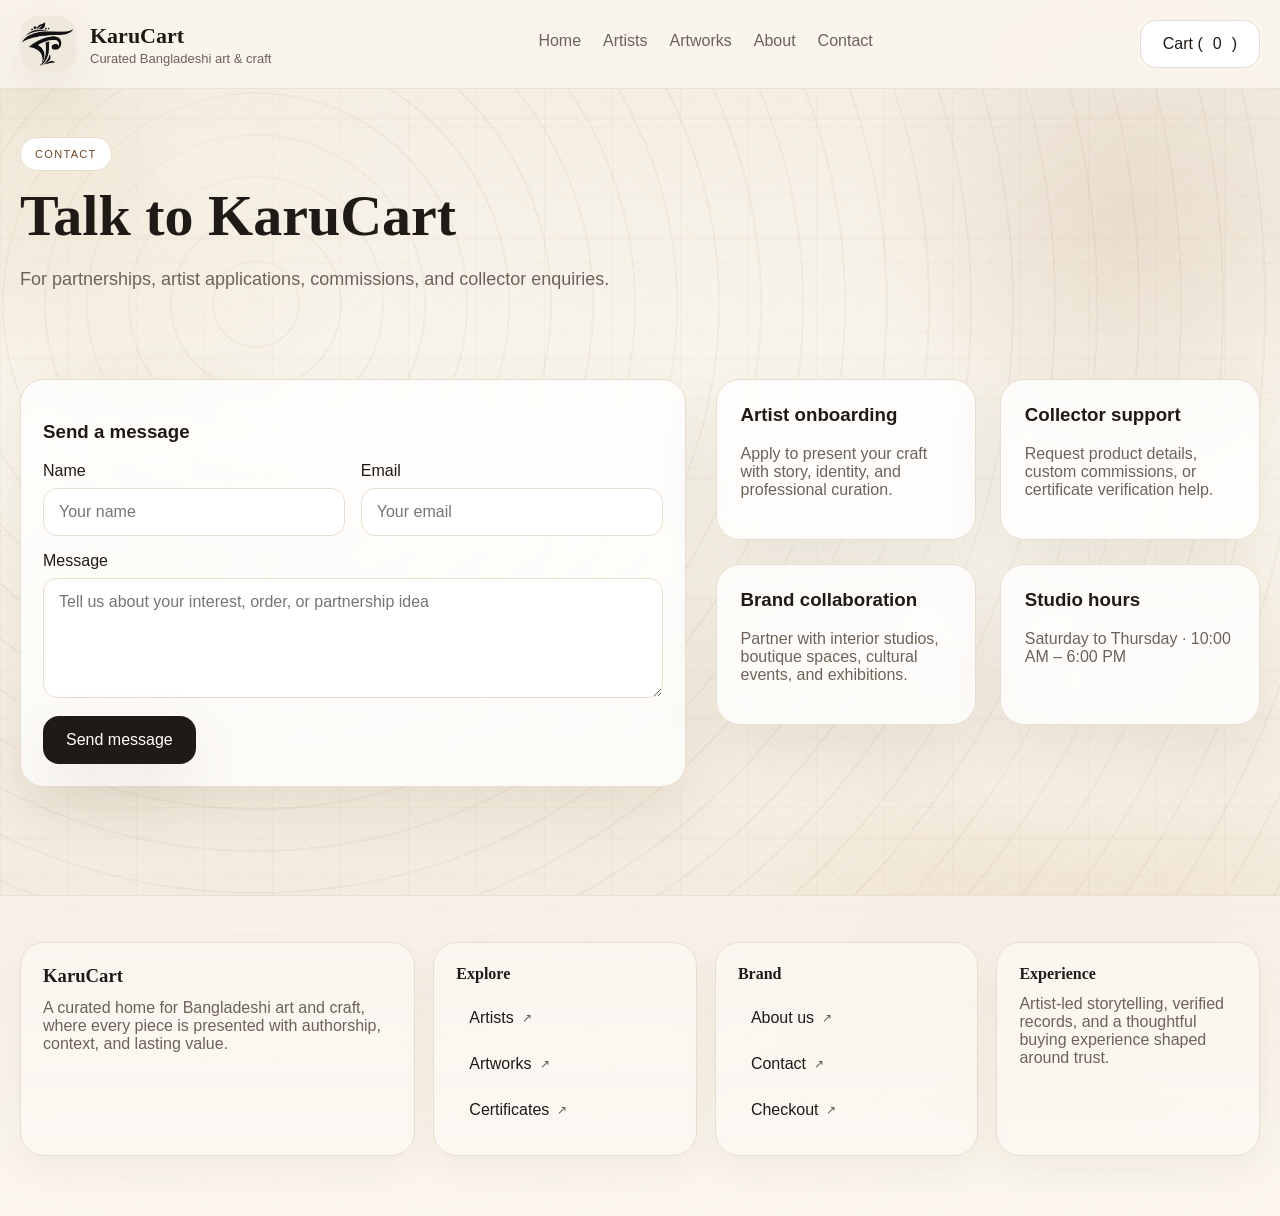
<file: contact.html>
<!DOCTYPE html>
<html lang="en"><head><meta charset="UTF-8"><meta name="viewport" content="width=device-width, initial-scale=1.0"><title>KaruCart | Contact</title><link rel="stylesheet" href="style.css"></head>
<body data-page="contact">
<header class="site-header">
  <div class="container header-row">
    <a class="brand" href="index.html">
      <div class="brand-logo-wrap"><img class="brand-logo" src="assets/logo/karucart-logo.png" alt="KaruCart logo" onerror="this.style.display='none';this.nextElementSibling.style.display='grid';"><div class="brand-mark brand-fallback" style="display:none">K</div></div>
      <div><h2>KaruCart</h2><p>Curated Bangladeshi art & craft</p></div>
    </a>
    <nav class="site-nav">
      <a href="index.html">Home</a>
      <a href="artists.html">Artists</a>
      <a href="artworks.html">Artworks</a>
      <a href="about.html">About</a>
      <a href="contact.html">Contact</a>
    </nav>
    <div class="header-actions">
      <button class="btn btn-ghost mobile-btn" id="mobileMenuBtn">Menu</button>
      <a class="btn btn-secondary" href="cart.html">Cart (<span data-cart-count>0</span>)</a>
    </div>
  </div>
  <div class="mobile-panel container" id="mobilePanel">
    <a href="index.html">Home</a>
    <a href="artists.html">Artists</a>
    <a href="artworks.html">Artworks</a>
    <a href="about.html">About</a>
    <a href="contact.html">Contact</a>
    <a href="cart.html">Cart</a>
  </div>
</header>
<main><section class="page-hero"><div class="container"><span class="eyebrow">Contact</span><h1>Talk to KaruCart</h1><p>For partnerships, artist applications, commissions, and collector enquiries.</p></div></section><section class="section"><div class="container split"><div class="checkout-box card-body"><h3>Send a message</h3><div class="form-grid"><label class="field"><span>Name</span><input placeholder="Your name"></label><label class="field"><span>Email</span><input placeholder="Your email"></label><label class="field" style="grid-column:1/-1"><span>Message</span><textarea placeholder="Tell us about your interest, order, or partnership idea"></textarea></label></div><div style="margin-top:18px"><button class="btn">Send message</button></div></div><div class="grid-2"><div class="info-panel"><h3>Artist onboarding</h3><p class="muted">Apply to present your craft with story, identity, and professional curation.</p></div><div class="info-panel"><h3>Collector support</h3><p class="muted">Request product details, custom commissions, or certificate verification help.</p></div><div class="info-panel"><h3>Brand collaboration</h3><p class="muted">Partner with interior studios, boutique spaces, cultural events, and exhibitions.</p></div><div class="info-panel"><h3>Studio hours</h3><p class="muted">Saturday to Thursday · 10:00 AM – 6:00 PM</p></div></div></div></section></main>
<footer class="footer">
  <div class="container footer-grid">
    <div><h3>KaruCart</h3><p class="muted">A curated home for Bangladeshi art and craft, where every piece is presented with authorship, context, and lasting value.</p></div>
    <div><h4>Explore</h4><p><a href="artists.html">Artists</a><br><a href="artworks.html">Artworks</a><br><a href="certificate.html">Certificates</a></p></div>
    <div><h4>Brand</h4><p><a href="about.html">About us</a><br><a href="contact.html">Contact</a><br><a href="checkout.html">Checkout</a></p></div>
    <div><h4>Experience</h4><p class="muted">Artist-led storytelling, verified records, and a thoughtful buying experience shaped around trust.</p></div>
  </div>
</footer>
<script src="script.js"></script>
</body></html>
</file>
<file: style.css>
:root{
  --bg:#f8f4ee;
  --paper:#fffdf9;
  --panel:#ffffff;
  --panel-2:#f5efe6;
  --ink:#1f1a16;
  --muted:#6e6258;
  --brand:#9b6c43;
  --brand-dark:#6d4828;
  --line:#e8ddd1;
  --gold:#c7a25c;
  --shadow:0 24px 60px rgba(92,66,33,.10);
  --radius:24px;
  --container:min(1240px, calc(100% - 32px));
}
*{box-sizing:border-box}
html{scroll-behavior:smooth}
body{margin:0;font-family:Inter,Segoe UI,Arial,sans-serif;background:linear-gradient(180deg,#f7f3ec,#fbf8f3 40%,#f5efe6);color:var(--ink)}
a{text-decoration:none;color:inherit}img{max-width:100%;display:block}button,input,textarea,select{font:inherit}
.container{width:var(--container);margin:auto}
.muted{color:var(--muted)}
.small{font-size:14px}.center{text-align:center}
.section{padding:48px 0}
.section-tight{padding:24px 0}
.eyebrow{display:inline-flex;align-items:center;gap:8px;padding:10px 14px;border-radius:999px;background:#fff;border:1px solid var(--line);letter-spacing:.12em;text-transform:uppercase;font-size:11px;color:var(--brand-dark)}
.section-head{display:flex;justify-content:space-between;gap:20px;align-items:end;margin-bottom:28px}.section-head h2{font-size:42px;line-height:1.05;margin:10px 0 0;font-family:Georgia,serif}.section-head p{max-width:720px}
.btn{display:inline-flex;align-items:center;justify-content:center;gap:10px;padding:14px 22px;border-radius:16px;border:1px solid transparent;background:var(--ink);color:#fff;cursor:pointer;transition:.25s transform,.25s background,.25s border-color;box-shadow:var(--shadow)}
.btn:hover{transform:translateY(-2px)}
.btn-secondary{background:#fff;color:var(--ink);border-color:var(--line);box-shadow:none}.btn-ghost{background:transparent;color:var(--ink);border-color:var(--line);box-shadow:none}.btn-small{padding:10px 14px;border-radius:12px}
.tag{display:inline-block;padding:8px 12px;border-radius:999px;background:#f7efe2;border:1px solid #eadcc7;color:var(--brand-dark);font-size:12px}
.site-header{position:sticky;top:0;z-index:50;background:rgba(250,246,240,.83);backdrop-filter:blur(14px);border-bottom:1px solid rgba(232,221,209,.8);transition:transform .32s ease, box-shadow .25s ease}
.site-header.header-hidden{transform:translateY(-100%)}
.header-row{display:flex;justify-content:space-between;align-items:center;gap:20px;padding:16px 0}
.brand{display:flex;align-items:center;gap:14px}.brand-mark{width:48px;height:48px;border-radius:18px;background:radial-gradient(circle at 30% 30%, #d7bb8b, #8c6039 70%);color:#fff;display:grid;place-items:center;font-weight:800;font-size:20px;box-shadow:var(--shadow)}
.brand h2{margin:0;font-size:22px;font-family:Georgia,serif}.brand p{margin:2px 0 0;color:var(--muted);font-size:13px}
.site-nav{display:flex;align-items:center;gap:22px}.site-nav a{color:var(--muted);position:relative;padding-bottom:6px}.site-nav a.active,.site-nav a:hover{color:var(--ink)}.site-nav a.active:after,.site-nav a:hover:after{content:'';position:absolute;left:0;right:0;bottom:0;height:2px;background:var(--brand)}
.header-actions{display:flex;align-items:center;gap:10px}.mobile-btn{display:none}
.hero{padding:72px 0 42px;position:relative;overflow:hidden}.hero:before{content:'';position:absolute;inset:0;background:radial-gradient(circle at top right, rgba(199,162,92,.14), transparent 30%), radial-gradient(circle at left 20%, rgba(155,108,67,.10), transparent 28%);pointer-events:none}
.hero-grid{display:grid;grid-template-columns:1.1fr .95fr;gap:34px;align-items:center}
.hero h1{font-size:68px;line-height:.98;margin:18px 0;font-family:Georgia,serif;font-weight:700;letter-spacing:-.03em}
.lead{font-size:18px;line-height:1.8;color:var(--muted);max-width:700px}
.hero-actions{display:flex;flex-wrap:wrap;gap:14px;margin:30px 0}
.hero-stats{display:grid;grid-template-columns:repeat(4,1fr);gap:14px;margin-top:26px}.stat{background:rgba(252,248,242,.78);border:1px solid var(--line);border-radius:22px;padding:18px;box-shadow:var(--shadow)}.stat strong{display:block;font-size:24px;font-family:Georgia,serif}
.hero-visual{position:relative}.floating-card{background:var(--panel);border:1px solid var(--line);border-radius:28px;overflow:hidden;box-shadow:var(--shadow)}
.art-visual{aspect-ratio:4/5;background:linear-gradient(135deg,#efe3d1,#fff), radial-gradient(circle at 80% 20%, #cfa971, transparent 20%), radial-gradient(circle at 20% 70%, #b08158, transparent 18%);position:relative}
.art-visual:before{content:'Crafted stories, framed with dignity';position:absolute;left:36px;bottom:38px;font-family:Georgia,serif;font-size:42px;max-width:330px;color:#3c2d20;line-height:1.1}
.art-visual:after{content:'KaruCart Curated Edition';position:absolute;right:30px;top:24px;padding:10px 12px;border:1px solid rgba(61,46,33,.18);border-radius:999px;font-size:12px;letter-spacing:.1em;text-transform:uppercase;background:rgba(255,255,255,.75)}
.floating-note{position:absolute;right:-16px;bottom:38px;padding:20px 20px 18px;border-radius:24px;border:1px solid rgba(255,255,255,.38);background:linear-gradient(180deg,rgba(255,255,255,.36),rgba(255,255,255,.14));backdrop-filter:blur(18px) saturate(135%);-webkit-backdrop-filter:blur(18px) saturate(135%);box-shadow:0 22px 45px rgba(50,34,18,.18), inset 0 1px 0 rgba(255,255,255,.28);max-width:280px;color:#1f1712}
.grid-2,.grid-3,.grid-4{display:grid;gap:24px}.grid-2{grid-template-columns:repeat(2,1fr)}.grid-3{grid-template-columns:repeat(3,1fr)}.grid-4{grid-template-columns:repeat(4,1fr)}
.card,.info-panel,.testimonial,.faq-item,.detail-card,.value-card,.timeline-card,.checkout-box{background:rgba(255,255,255,.76);border:1px solid var(--line);border-radius:24px;box-shadow:var(--shadow)}
.card-body{padding:22px}.info-panel{padding:24px}.info-panel h3,.faq-item h3,.detail-card h3,.value-card h3,.timeline-card h3{margin-top:0}
.collection-banner{display:grid;grid-template-columns:1fr 1.1fr;gap:24px;align-items:stretch}.banner-art{min-height:380px;border-radius:30px;background:linear-gradient(135deg,#e8dac8,#fff8ef 50%,#edd7b0);position:relative;overflow:hidden;border:1px solid var(--line)}
.banner-art:before,.banner-art:after{content:'';position:absolute;border-radius:50%}.banner-art:before{width:340px;height:340px;background:rgba(155,108,67,.18);right:-60px;top:-60px}.banner-art:after{width:230px;height:230px;background:rgba(199,162,92,.25);left:-30px;bottom:-40px}
.product-card,.artist-card{background:rgba(255,255,255,.82);border:1px solid var(--line);border-radius:24px;overflow:hidden;box-shadow:var(--shadow);display:flex;flex-direction:column}
.product-media,.artist-media{aspect-ratio:4/3;background:linear-gradient(135deg,#eadcc8,#fff 60%,#f3ebdf);position:relative}
.product-media:before,.artist-media:before{content:attr(data-title);position:absolute;left:24px;bottom:24px;font-size:28px;font-family:Georgia,serif;max-width:70%;line-height:1.1}
.product-card .card-meta{display:flex;justify-content:space-between;gap:12px;align-items:center;margin-top:18px}
.artist-meta{display:flex;justify-content:space-between;gap:12px;align-items:center;margin-top:18px}
.split{display:grid;grid-template-columns:1.1fr .9fr;gap:30px;align-items:start}
.page-hero{padding:48px 0 18px}.page-hero h1{font-family:Georgia,serif;font-size:58px;line-height:1;margin:16px 0 8px}.page-hero p{max-width:820px;font-size:18px;line-height:1.8;color:var(--muted)}
.detail-hero{display:grid;grid-template-columns:1fr 1fr;gap:28px;align-items:start}.detail-visual{aspect-ratio:1/1;background:linear-gradient(135deg,#eadcc8,#fff 60%,#f3ebdf);border-radius:28px;border:1px solid var(--line);position:relative;overflow:hidden;box-shadow:var(--shadow)}.detail-visual:before{content:attr(data-title);position:absolute;left:28px;bottom:28px;font-family:Georgia,serif;font-size:42px;max-width:70%;line-height:1.08}.gallery-grid{display:grid;grid-template-columns:repeat(3,1fr);gap:14px;margin-top:14px}.thumb{aspect-ratio:1/1;border-radius:20px;border:1px solid var(--line);background:linear-gradient(135deg,#f1e6d7,#fff);position:relative}.thumb:before{content:attr(data-label);position:absolute;left:14px;bottom:14px;font-size:14px;color:#4a392b}
.price-wrap{display:flex;align-items:center;justify-content:space-between;gap:18px;padding:20px;border-radius:22px;background:#fff;border:1px solid var(--line);margin:22px 0}.price{font-size:36px;font-family:Georgia,serif}
.meta-list,.bullet-list,.steps,.faq-wrap,.certificate-meta{display:grid;gap:14px}.meta-list div{display:flex;justify-content:space-between;gap:18px;padding:14px 0;border-bottom:1px solid var(--line)}
.bullet-list li,.steps li{margin-bottom:10px;color:var(--muted)}
.quote-block{padding:28px;border-left:4px solid var(--brand);background:#fff;border:1px solid var(--line);border-radius:0 20px 20px 0;box-shadow:var(--shadow);font-family:Georgia,serif;font-size:28px;line-height:1.4}
.cart-layout,.checkout-layout,.confirm-layout,.certificate-layout{display:grid;grid-template-columns:1.1fr .9fr;gap:30px;align-items:start}
.cart-row{display:grid;grid-template-columns:120px 1fr auto;gap:18px;align-items:center;padding:18px 0;border-bottom:1px solid var(--line)}.cart-thumb{width:120px;height:90px;border-radius:18px;background:linear-gradient(135deg,#eadcc8,#fff);border:1px solid var(--line);position:relative}.cart-thumb:before{content:attr(data-title);position:absolute;left:12px;bottom:12px;font-size:13px;color:#4a392b}.qty-wrap{display:flex;gap:8px;align-items:center}.qty-wrap button{width:34px;height:34px;border-radius:10px;border:1px solid var(--line);background:#fff;cursor:pointer}
.form-grid{display:grid;grid-template-columns:repeat(2,1fr);gap:16px}.field{display:grid;gap:8px}.field input,.field textarea,.field select{width:100%;padding:14px 15px;border-radius:14px;border:1px solid var(--line);background:#fff}.field textarea{min-height:120px;resize:vertical}
.kpi-strip{display:grid;grid-template-columns:repeat(4,1fr);gap:16px}.kpi{padding:20px;border-radius:22px;border:1px solid var(--line);background:#fff;box-shadow:var(--shadow)}.kpi strong{display:block;font-size:30px;font-family:Georgia,serif;margin-bottom:6px}
.footer{padding:30px 0 50px;border-top:1px solid var(--line);background:rgba(255,251,246,.85);margin-top:60px}.footer-grid{display:grid;grid-template-columns:1.2fr .8fr .8fr .8fr;gap:24px}.footer h3,.footer h4{font-family:Georgia,serif}.footer a{color:var(--muted)}.footer a:hover{color:var(--ink)}
.mobile-panel{display:none}
@media (max-width: 1024px){
  .hero-grid,.collection-banner,.split,.detail-hero,.cart-layout,.checkout-layout,.confirm-layout,.certificate-layout,.footer-grid{grid-template-columns:1fr}
  .grid-4{grid-template-columns:repeat(2,1fr)}
  .hero h1{font-size:54px}.page-hero h1{font-size:48px}
}
@media (max-width: 760px){
  .site-nav{display:none}.mobile-btn{display:inline-flex}.mobile-panel{display:none;position:absolute;left:16px;right:16px;top:86px;background:#fff;border:1px solid var(--line);border-radius:24px;box-shadow:var(--shadow);padding:14px;z-index:60}.mobile-panel.show{display:grid}.mobile-panel a{padding:12px;border-radius:14px}.mobile-panel a:hover{background:#f6efe6}
  .hero h1{font-size:42px}.page-hero h1{font-size:38px}.section-head h2{font-size:34px}.hero-stats,.kpi-strip,.grid-3,.grid-4,.grid-2,.form-grid,.gallery-grid{grid-template-columns:1fr}
  .header-actions .btn-secondary{display:none}
  .cart-row{grid-template-columns:1fr}
}


/* ===== Premium background texture ===== */
body{
  background:
    radial-gradient(circle at 15% 20%, rgba(199,162,92,.10), transparent 18%),
    radial-gradient(circle at 85% 10%, rgba(155,108,67,.08), transparent 16%),
    radial-gradient(circle at 80% 80%, rgba(199,162,92,.08), transparent 20%),
    repeating-linear-gradient(90deg, rgba(109,72,40,.028) 0 1px, transparent 1px 90px),
    repeating-linear-gradient(0deg, rgba(109,72,40,.02) 0 1px, transparent 1px 90px),
    linear-gradient(180deg,#faf7f2,#fffdf8 42%,#f6efe6);
  background-attachment: fixed;
}
body:before{
  content:'';position:fixed;inset:0;pointer-events:none;z-index:-1;opacity:.24;
  background:
    radial-gradient(circle at 20% 30%, rgba(255,255,255,.7), transparent 22%),
    radial-gradient(circle at 70% 60%, rgba(255,255,255,.6), transparent 20%),
    repeating-linear-gradient(135deg, rgba(255,255,255,.14) 0 2px, transparent 2px 28px);
}

/* Homepage motion/video section */
.video-panel,.video-placeholder,.film-card{background:rgba(251,247,240,.88);border:1px solid var(--line);border-radius:28px;box-shadow:var(--shadow)}
.video-panel{padding:18px;overflow:hidden}
.video-placeholder{aspect-ratio:16/9;display:grid;place-items:center;position:relative;overflow:hidden;background:
  radial-gradient(circle at 30% 30%, rgba(199,162,92,.35), transparent 20%),
  linear-gradient(135deg,#f1e1ca,#fff 55%,#eadbc6)}
.video-placeholder:before{content:'Art in Motion';position:absolute;left:28px;bottom:24px;font-family:Georgia,serif;font-size:34px;color:#403124}
.play-badge{width:88px;height:88px;border-radius:50%;display:grid;place-items:center;background:rgba(255,255,255,.9);border:1px solid rgba(109,72,40,.15);box-shadow:var(--shadow);font-size:28px}
.video-meta{display:flex;justify-content:space-between;gap:18px;align-items:center;padding:18px 6px 4px}
.video-frame{width:100%;border-radius:26px;overflow:hidden;border:1px solid var(--line);background:rgba(255,255,255,.42);padding:10px;box-shadow:inset 0 1px 0 rgba(255,255,255,.35)}
.inline-video{width:100%;aspect-ratio:16/9;border-radius:20px;border:1px solid rgba(198,174,145,.45);background:linear-gradient(135deg,#f0e0ca,#fff 60%,#edd9bc);display:grid;place-items:center;position:relative;overflow:hidden}
.inline-video video{width:100%;height:100%;object-fit:cover;display:block}
.inline-video.fallback:before{content:'Upload your artwork video here';position:absolute;left:24px;bottom:22px;font-family:Georgia,serif;font-size:30px;color:#4b3928}

/* Professional certificate */
.certificate-shell{position:relative;padding:18px;background:linear-gradient(135deg,#fffdf9,#f7efe3);border:1px solid #e4d5bf;border-radius:34px;box-shadow:0 30px 80px rgba(92,66,33,.12)}
.certificate-shell:before{content:'';position:absolute;inset:14px;border:1px solid rgba(199,162,92,.55);border-radius:24px;pointer-events:none}
.certificate-shell:after{content:'';position:absolute;inset:28px;border:1px dashed rgba(109,72,40,.22);border-radius:18px;pointer-events:none}
.certificate-paper{padding:48px 42px;position:relative}
.cert-kicker{display:flex;justify-content:space-between;gap:16px;align-items:start;margin-bottom:24px}
.cert-brand h2{margin:0;font-family:Georgia,serif;font-size:40px}
.cert-brand p{margin:8px 0 0;color:var(--muted)}
.cert-title{font-family:Georgia,serif;font-size:58px;line-height:.98;margin:18px 0 8px}
.cert-lead{font-size:18px;line-height:1.8;color:#56473a;max-width:760px}
.cert-grid{display:grid;grid-template-columns:1.2fr .8fr;gap:22px;margin:30px 0}
.cert-box{background:rgba(255,255,255,.7);border:1px solid rgba(228,213,191,.9);border-radius:20px;padding:18px}
.cert-box h4{margin:0 0 12px;font-size:13px;letter-spacing:.12em;text-transform:uppercase;color:var(--brand-dark)}
.cert-value{font-family:Georgia,serif;font-size:28px;color:#2c2118}
.cert-seal{width:126px;height:126px;border-radius:50%;display:grid;place-items:center;background:radial-gradient(circle at 30% 30%, #f1db99, #ba8e43 72%);color:#fff;border:5px solid rgba(255,255,255,.75);box-shadow:var(--shadow);font-weight:700;letter-spacing:.08em;text-align:center;padding:16px}
.cert-footer{display:grid;grid-template-columns:repeat(3,1fr);gap:18px;margin-top:30px}
.sig-line{padding-top:22px;border-top:1px solid rgba(109,72,40,.24)}
.sig-line strong{display:block;font-family:Georgia,serif;font-size:22px;margin-bottom:4px}
.cert-qr{aspect-ratio:1/1;border-radius:16px;background:repeating-linear-gradient(0deg,#37281f 0 6px,#f9f4eb 6px 12px),repeating-linear-gradient(90deg,#37281f 0 6px,#f9f4eb 6px 12px);border:10px solid #fff;box-shadow:var(--shadow);width:132px;margin-left:auto}

/* Toast */
.toast-wrap{position:fixed;right:18px;bottom:18px;display:grid;gap:12px;z-index:1200}
.toast{min-width:280px;max-width:360px;background:rgba(33,27,22,.96);color:#fff;padding:16px 18px;border-radius:18px;box-shadow:0 24px 60px rgba(0,0,0,.22);border:1px solid rgba(255,255,255,.08);transform:translateY(14px);opacity:0;animation:toastIn .25s ease forwards}
.toast strong{display:block;margin-bottom:4px}
.toast a{color:#f3d79a;text-decoration:underline}
@keyframes toastIn{to{transform:translateY(0);opacity:1}}

/* richer cards */
.product-card,.artist-card,.card,.info-panel,.testimonial,.faq-item,.detail-card,.value-card,.timeline-card,.checkout-box,.video-panel{backdrop-filter: blur(8px)}
.product-card:hover,.artist-card:hover{transform:translateY(-4px);transition:transform .25s ease}

@media (max-width: 900px){
  .cert-grid,.cert-footer,.cart-layout,.checkout-layout,.confirm-layout,.certificate-layout,.detail-hero,.split,.collection-banner,.hero-grid{grid-template-columns:1fr}
}
@media (max-width: 768px){
  .grid-4,.grid-3{grid-template-columns:repeat(2,minmax(0,1fr))}
  .hero h1{font-size:48px}
  .page-hero h1{font-size:42px}
  .cert-title{font-size:42px}
  .certificate-paper{padding:28px 22px}
  .video-meta{flex-direction:column;align-items:flex-start}
  .product-card .card-body,.artist-card .card-body{padding:16px}
  .product-media:before,.artist-media:before{left:16px;bottom:16px;font-size:22px}
  .product-card .card-meta{flex-direction:column;align-items:flex-start}
  .product-card .card-meta > div{display:grid !important;grid-template-columns:1fr;gap:8px;width:100%}
  .product-card .btn,.artist-card .btn{width:100%}
}
@media (max-width: 480px){
  .grid-4,.grid-3,.grid-2{grid-template-columns:repeat(2,minmax(0,1fr))}
  .detail-hero,.cert-grid,.cert-footer,.cart-layout,.checkout-layout,.confirm-layout,.certificate-layout,.split,.collection-banner,.hero-grid,.form-grid,.gallery-grid{grid-template-columns:1fr}
  .hero-stats,.kpi-strip{grid-template-columns:repeat(2,1fr)}
.section{padding:24px 0}
.section-tight{padding:14px 0}
  .btn{padding:12px 16px}
}


/* ===== More visible artisanal texture + motion ===== */
body{
  background:
    radial-gradient(circle at 10% 14%, rgba(199,162,92,.18), transparent 17%),
    radial-gradient(circle at 88% 18%, rgba(155,108,67,.14), transparent 18%),
    radial-gradient(circle at 82% 82%, rgba(199,162,92,.14), transparent 22%),
    repeating-radial-gradient(circle at 20% 25%, rgba(109,72,40,.05) 0 2px, transparent 2px 42px),
    repeating-linear-gradient(90deg, rgba(109,72,40,.035) 0 1px, transparent 1px 68px),
    repeating-linear-gradient(0deg, rgba(109,72,40,.03) 0 1px, transparent 1px 68px),
    linear-gradient(180deg,#f2ebdf,#fbf7ef 38%,#eee2d1);
}
body:before{
  opacity:.5;
  background:
    radial-gradient(circle at 15% 18%, rgba(255,255,255,.85), transparent 18%),
    radial-gradient(circle at 72% 58%, rgba(255,255,255,.65), transparent 18%),
    radial-gradient(circle at 83% 80%, rgba(255,255,255,.55), transparent 16%),
    repeating-linear-gradient(135deg, rgba(255,255,255,.18) 0 2px, transparent 2px 22px),
    repeating-linear-gradient(45deg, rgba(199,162,92,.06) 0 1px, transparent 1px 32px);
}
body:after{content:'';position:fixed;inset:0;pointer-events:none;z-index:-1;opacity:.38;background:
  radial-gradient(circle at 12% 62%, rgba(155,108,67,.06), transparent 20%),
  radial-gradient(circle at 90% 34%, rgba(199,162,92,.08), transparent 18%),
  linear-gradient(transparent 96%, rgba(109,72,40,.03) 96% 100%);background-size:auto,auto,100% 120px;}

.brand-logo-wrap{width:56px;height:56px;border-radius:18px;display:grid;place-items:center;overflow:hidden;position:relative;box-shadow:var(--shadow);background:linear-gradient(135deg,#fff6ea,#ead3ae)}
.brand-logo{width:100%;height:100%;object-fit:cover;display:block}
.brand-fallback{position:absolute;inset:0;margin:auto}

.hero::after{content:'';position:absolute;inset:auto auto 0 0;width:340px;height:340px;border-radius:50%;background:radial-gradient(circle, rgba(199,162,92,.18), transparent 66%);filter:blur(20px);animation:floatGlow 8s ease-in-out infinite;pointer-events:none}
.floating-card{animation:floatCard 7s ease-in-out infinite}
.floating-note{animation:floatNote 6s ease-in-out infinite}
.product-card,.artist-card,.card,.info-panel,.testimonial,.detail-card,.value-card,.timeline-card,.checkout-box,.video-panel,.kpi,.stat{transition:transform .3s ease, box-shadow .3s ease, border-color .3s ease}
.product-card:hover,.artist-card:hover,.card:hover,.info-panel:hover,.testimonial:hover,.detail-card:hover,.value-card:hover,.timeline-card:hover,.checkout-box:hover,.video-panel:hover{transform:translateY(-6px);box-shadow:0 30px 70px rgba(92,66,33,.14);border-color:#dcc7ad}
.reveal{opacity:0;transform:translateY(24px);transition:opacity .65s ease, transform .65s ease}.reveal.is-visible{opacity:1;transform:none}
@keyframes floatCard{0%,100%{transform:translateY(0)}50%{transform:translateY(-10px)}}
@keyframes floatNote{0%,100%{transform:translateY(0) rotate(0)}50%{transform:translateY(-8px) rotate(-1.2deg)}}
@keyframes floatGlow{0%,100%{transform:translate3d(0,0,0)}50%{transform:translate3d(18px,-18px,0)}}

.toast-wrap{right:22px;bottom:22px}
.toast{min-width:320px;max-width:380px;padding:18px 18px 16px;border-radius:20px;background:linear-gradient(135deg, rgba(33,27,22,.98), rgba(54,39,27,.98));border:1px solid rgba(243,215,154,.18)}
.toast::before{content:'';position:absolute;inset:0 auto 0 0;width:5px;background:linear-gradient(180deg,#f3d79a,#c7a25c);border-radius:20px 0 0 20px}
.toast-head{display:flex;align-items:center;justify-content:space-between;gap:12px;margin-bottom:8px}
.toast-icon{width:34px;height:34px;border-radius:12px;display:grid;place-items:center;background:rgba(243,215,154,.12);color:#f3d79a;font-weight:800}
.toast-close{background:transparent;border:none;color:#ceb690;font-size:20px;cursor:pointer;line-height:1;padding:0}
.toast p{margin:0 0 10px;color:rgba(255,255,255,.78)}
.toast-actions{display:flex;gap:10px;flex-wrap:wrap}.toast-actions a,.toast-actions button{padding:10px 14px;border-radius:12px;border:1px solid rgba(255,255,255,.12);background:rgba(255,255,255,.06);color:#fff;cursor:pointer}.toast-actions a.primary{background:#f3d79a;color:#2f2117;border-color:#f3d79a;text-decoration:none;font-weight:700}

@media (max-width:760px){
  .toast-wrap{left:12px;right:12px;bottom:14px}
  .toast{min-width:0;max-width:none;width:100%}
}


/* ===== UX refinements for mobile cards and footer ===== */
.product-card,.artist-card{position:relative;transition:transform .18s ease, box-shadow .18s ease, border-color .18s ease}
.product-card:hover,.artist-card:hover{transform:translateY(-3px)}
.product-card .card-body,.artist-card .card-body{padding:18px}
.product-card h3,.artist-card h3{margin:12px 0 8px;font-size:30px;line-height:1.08;font-family:Georgia,serif}
.product-card p,.artist-card p{margin:0}
.product-card .small,.artist-card .small{margin-bottom:8px}
.product-card .card-desc,.artist-card .card-desc{display:-webkit-box;-webkit-line-clamp:2;-webkit-box-orient:vertical;overflow:hidden;color:var(--muted);line-height:1.45;font-size:15px}
.product-card .card-meta,.artist-card .artist-meta{margin-top:16px}
.product-media,.artist-media{aspect-ratio:1/1;min-height:250px;background:linear-gradient(145deg,#eadcc8,#fff 58%,#f3ebdf)}
.product-media:after,.artist-media:after{content:'';position:absolute;inset:14px;border-radius:18px;border:1px solid rgba(109,72,40,.08)}
.product-media:before,.artist-media:before{font-size:34px;max-width:62%}
.product-price{font-size:30px;font-family:Georgia,serif;letter-spacing:-.02em}
.btn,.btn-small{transition:transform .16s ease, background .16s ease, border-color .16s ease, box-shadow .16s ease}
.reveal{transition:opacity .38s ease, transform .38s ease}
.hero::after,.floating-card,.floating-note{animation-duration:10s}

.footer{padding:46px 0 60px;background:linear-gradient(180deg,rgba(247,240,231,.88),rgba(252,247,239,.96));border-top:1px solid rgba(232,221,209,.9)}
.footer-grid{gap:18px}
.footer-grid>div{background:rgba(252,248,242,.78);border:1px solid var(--line);border-radius:24px;padding:22px;box-shadow:0 16px 36px rgba(92,66,33,.06)}
.footer h3,.footer h4{margin-top:0;margin-bottom:12px}
.footer p{margin:0}
.footer a{display:inline-flex;align-items:center;gap:8px;padding:9px 12px;border-radius:12px;margin:4px 0;color:var(--ink);border:1px solid transparent;transition:background .16s ease,border-color .16s ease,transform .16s ease}
.footer a::after{content:'↗';font-size:12px;opacity:.7}
.footer a:hover{background:#fff;border-color:var(--line);transform:translateY(-1px)}

@media (max-width: 760px){
  body{background-attachment:scroll}
  .hero::after,.floating-card,.floating-note{animation:none !important}
  .section{padding:56px 0}.section-tight{padding:34px 0}
  .hero h1{font-size:34px;line-height:1.04}
  .lead,.page-hero p{font-size:16px;line-height:1.6}
  .product-card .card-body,.artist-card .card-body{padding:14px}
  .product-card h3,.artist-card h3{font-size:20px;margin:10px 0 6px}
  .product-card .small,.artist-card .small{font-size:13px}
  .product-card .card-desc,.artist-card .card-desc{font-size:13px;-webkit-line-clamp:2}
  .product-media,.artist-media{aspect-ratio:1/1;min-height:0}
  .product-media:before,.artist-media:before{left:14px;bottom:14px;font-size:18px;max-width:70%}
  .grid-3,.grid-4{grid-template-columns:repeat(2,minmax(0,1fr));gap:14px}
  .product-card .card-meta,.artist-card .artist-meta{display:grid;grid-template-columns:1fr;gap:10px;align-items:stretch}
  .product-card .card-meta>div,.artist-card .artist-meta>div{display:grid;gap:8px}
  .product-card .btn,.artist-card .btn,.product-card .btn-small,.artist-card .btn-small{width:100%;padding:11px 12px;border-radius:14px}
  .product-price{font-size:24px}
  .tag{font-size:11px;padding:7px 10px}
  .footer-grid{grid-template-columns:1fr;gap:14px}
  .footer-grid>div{padding:18px}
}

@media (max-width: 480px){
  .grid-3,.grid-4,.grid-2{grid-template-columns:repeat(2,minmax(0,1fr));gap:12px}
  .product-card h3,.artist-card h3{font-size:18px}
  .product-price{font-size:22px}
  .site-header{backdrop-filter:blur(10px)}
}


/* Final visual pack image integration */
.hero-feature-image,.banner-art-image{width:100%;height:100%;object-fit:cover;display:block;border-radius:30px;border:1px solid var(--line);box-shadow:var(--shadow)}
.hero-feature-image{aspect-ratio:4/5;min-height:520px;background:#efe8dd}
.banner-art-image{min-height:380px}
.art-visual,.banner-art{display:none !important}
.product-media,.artist-media,.detail-visual,.thumb,.cart-thumb,.video-placeholder,.inline-video.fallback-poster{background-size:cover;background-position:center center;background-repeat:no-repeat;overflow:hidden}
.product-media::before,.artist-media::before,.detail-visual::before,.thumb::before,.cart-thumb::before{background:rgba(255,252,247,.82);padding:8px 12px;border-radius:14px;backdrop-filter:blur(4px)}
.detail-visual::before,.thumb::before,.cart-thumb::before{content:none}
.video-placeholder{background-image:url('assets/images/site/craft-video-poster.jpg');min-height:420px;border-radius:20px;position:relative;overflow:hidden}
.video-placeholder::after{content:'';position:absolute;inset:0;background:linear-gradient(180deg,rgba(255,255,255,.02),rgba(26,17,10,.08))}
@media (max-width:760px){.hero-feature-image{min-height:360px}.banner-art-image{min-height:260px}.video-placeholder{min-height:260px}}

.video-placeholder, .inline-video, .inline-video video, .video-placeholder video{max-width:100%;}
.video-frame video, .inline-video video, .video-placeholder video{display:block;width:100%;height:100%;object-fit:cover;border-radius:inherit;}
.video-meta{padding:16px 10px 6px}
@media (max-width:760px){.video-panel{padding:12px}.video-frame{padding:8px;border-radius:22px}.inline-video,.video-placeholder{border-radius:16px}.video-meta{padding:14px 4px 2px}}


/* =========================
   KARUCART MOBILE FIX PACK
   Put this at the very end
   ========================= */

@media (max-width: 768px) {
  :root{
    --container:min(100% - 20px, 1240px);
  }

  .container{
    width:min(100% - 20px, 1240px);
  }

  .section{
    padding: 44px 0;
  }

  .section-tight{
    padding: 26px 0;
  }

  .hero{
    padding: 34px 0 22px;
  }

  .hero-grid,
  .collection-banner,
  .split,
  .detail-hero,
  .cart-layout,
  .checkout-layout,
  .confirm-layout,
  .certificate-layout,
  .footer-grid,
  .form-grid,
  .gallery-grid,
  .cert-grid,
  .cert-footer,
  .grid-2,
  .grid-3,
  .grid-4,
  .hero-stats,
  .kpi-strip {
    grid-template-columns: 1fr !important;
  }

  .section-head{
    flex-direction: column;
    align-items: flex-start;
    gap: 12px;
    margin-bottom: 18px;
  }

  .section-head h2{
    font-size: 28px;
    line-height: 1.12;
  }

  .page-hero{
    padding: 28px 0 8px;
  }

  .page-hero h1{
    font-size: 30px !important;
    line-height: 1.08;
  }

  .page-hero p,
  .lead{
    font-size: 15px;
    line-height: 1.6;
  }

  .hero h1{
    font-size: 32px !important;
    line-height: 1.08;
    margin: 14px 0;
  }

  .hero-actions{
    display: grid;
    grid-template-columns: 1fr;
    gap: 10px;
    margin: 20px 0;
  }

  .hero-actions .btn{
    width: 100%;
  }

  .hero-feature-image{
    min-height: 260px !important;
    aspect-ratio: 4 / 3;
    border-radius: 22px;
  }

  .banner-art-image{
    min-height: 220px !important;
    border-radius: 22px;
  }

  .floating-note{
    position: static;
    max-width: none;
    margin-top: 12px;
    right: auto;
    bottom: auto;
  }

  .product-card,
  .artist-card,
  .card,
  .info-panel,
  .testimonial,
  .detail-card,
  .value-card,
  .timeline-card,
  .checkout-box,
  .video-panel {
    border-radius: 18px;
  }

  .product-media,
  .artist-media{
    aspect-ratio: 4 / 3;
    min-height: 0;
  }

  .product-media:before,
  .artist-media:before{
    left: 12px;
    bottom: 12px;
    font-size: 16px !important;
    max-width: 78%;
    padding: 6px 10px;
    border-radius: 10px;
  }

  .product-card .card-body,
  .artist-card .card-body{
    padding: 14px;
  }

  .product-card h3,
  .artist-card h3{
    font-size: 18px !important;
    line-height: 1.2;
    margin: 10px 0 6px;
  }

  .product-card .card-desc,
  .artist-card .card-desc{
    font-size: 13px;
    line-height: 1.5;
    -webkit-line-clamp: 3;
  }

  .product-card .card-meta,
  .artist-card .artist-meta{
    display: grid;
    grid-template-columns: 1fr;
    gap: 10px;
    align-items: stretch;
  }

  .product-card .card-meta > div{
    display: grid !important;
    grid-template-columns: 1fr;
    gap: 8px;
    width: 100%;
  }

  .product-card .btn,
  .artist-card .btn,
  .product-card .btn-small,
  .artist-card .btn-small{
    width: 100%;
  }

  .product-price{
    font-size: 22px;
  }

  .kpi,
  .stat,
  .info-panel,
  .value-card,
  .testimonial{
    padding: 16px;
  }

  .kpi strong,
  .stat strong{
    font-size: 22px;
  }

  .video-placeholder{
    min-height: 200px !important;
  }

  .footer{
    margin-top: 40px;
    padding: 36px 0 48px;
  }

  .footer-grid > div{
    padding: 16px;
  }

  .header-row{
    gap: 10px;
    padding: 12px 0;
  }

  .brand h2{
    font-size: 18px;
  }

  .brand p{
    font-size: 11px;
  }

  .brand-logo-wrap{
    width: 46px;
    height: 46px;
  }

  .mobile-panel{
    top: 74px;
    left: 10px;
    right: 10px;
  }
}
</file>
